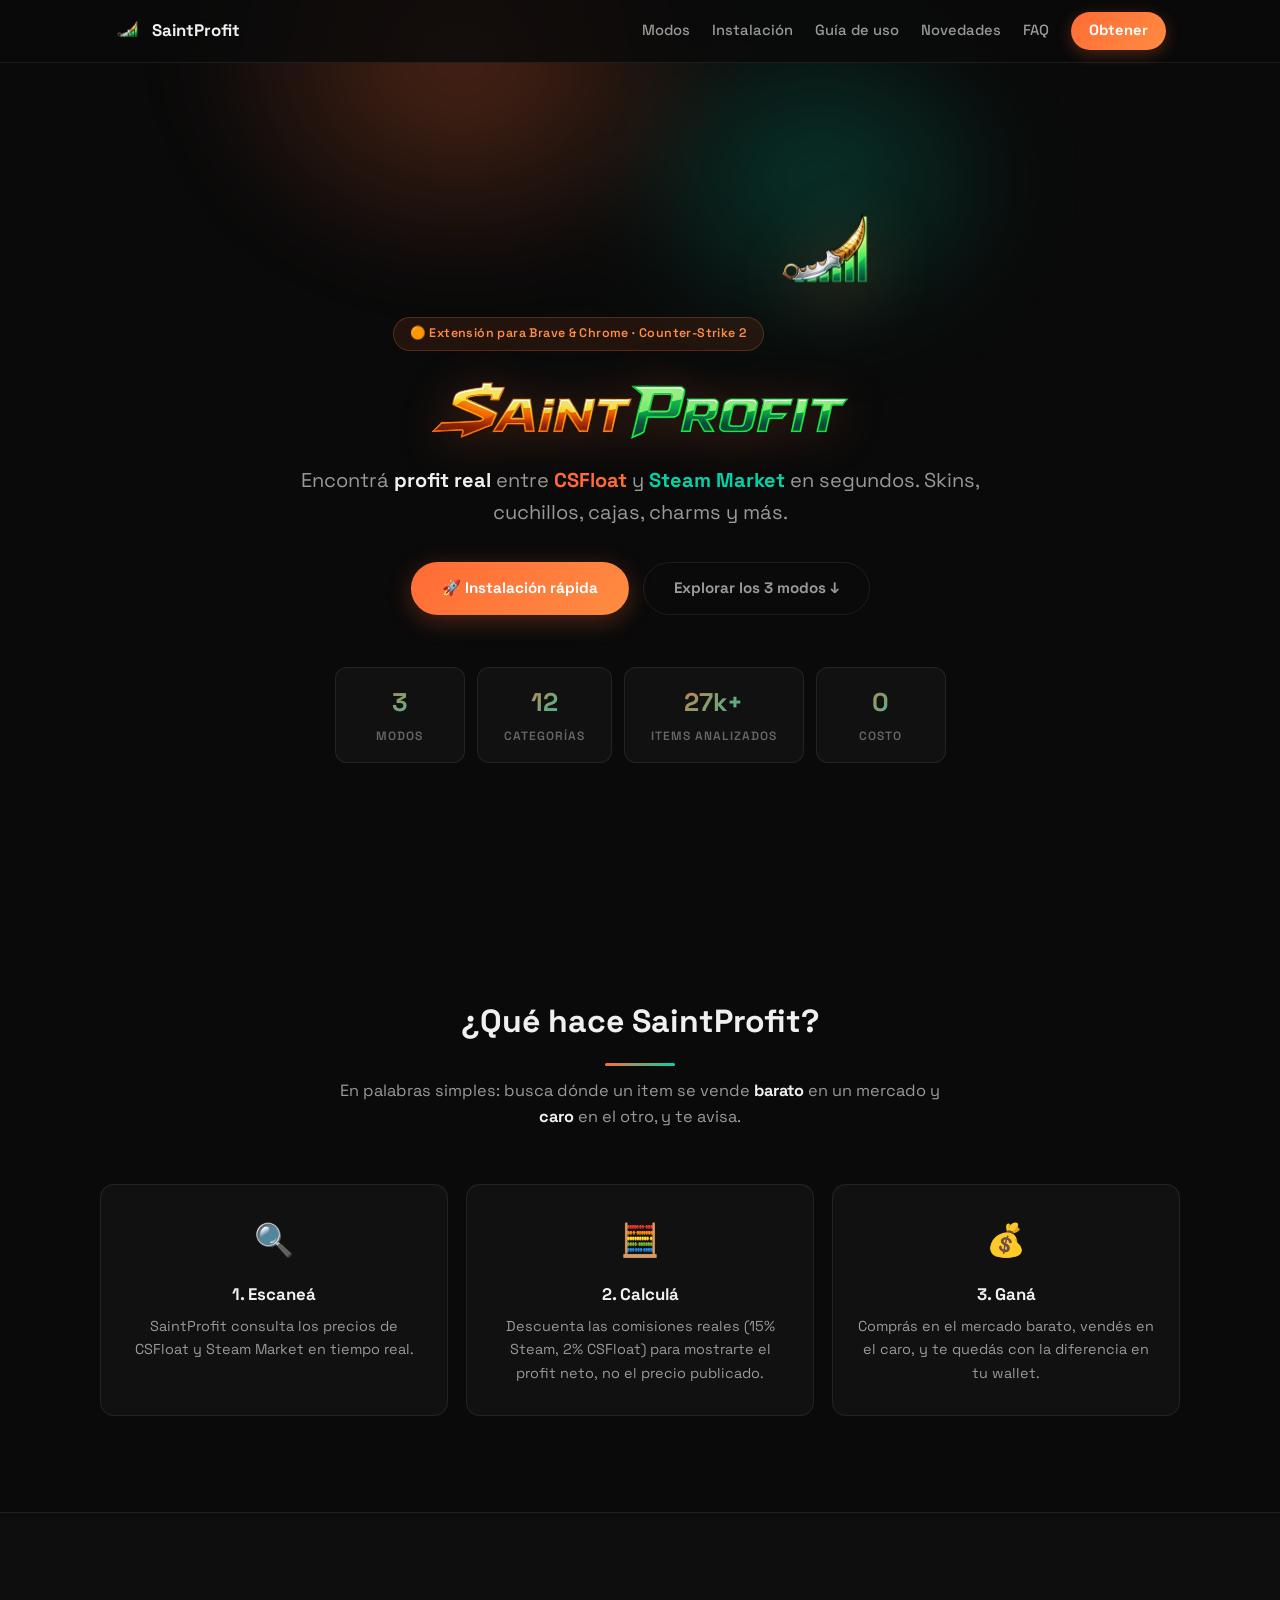
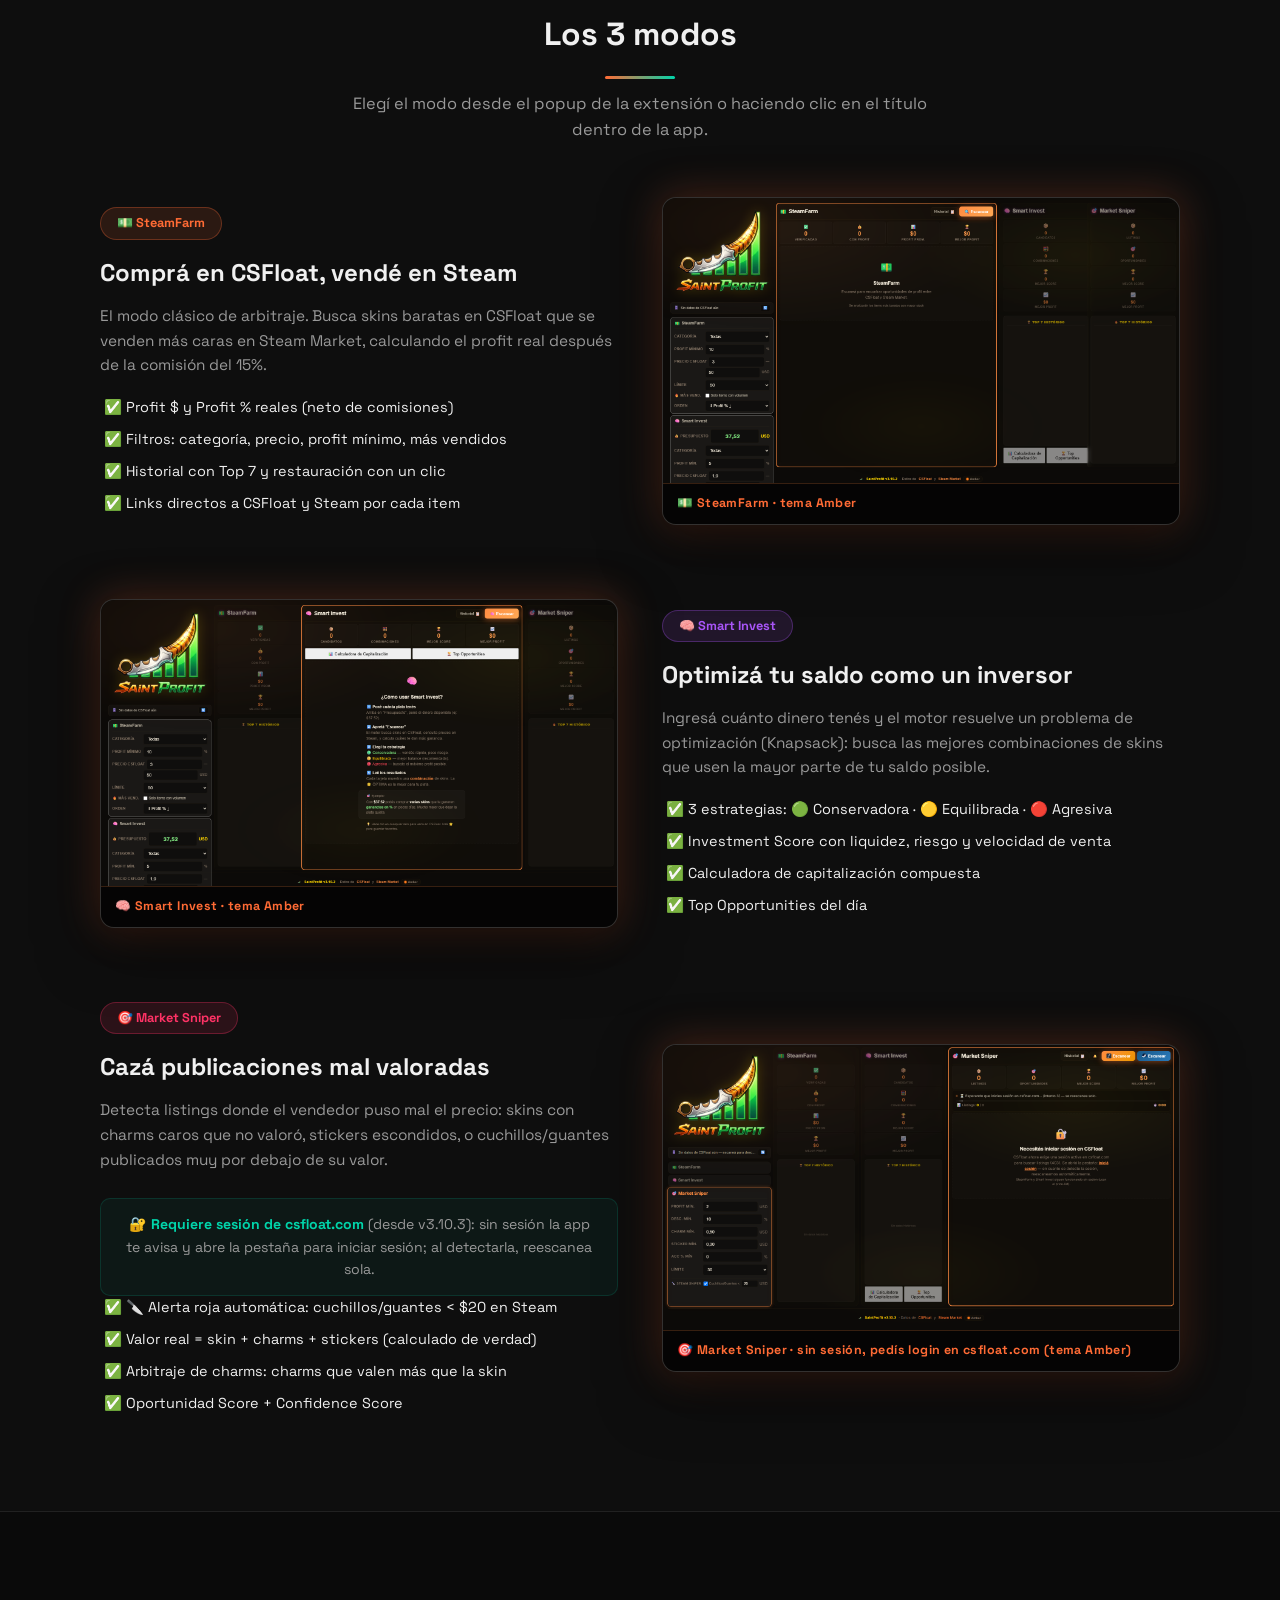
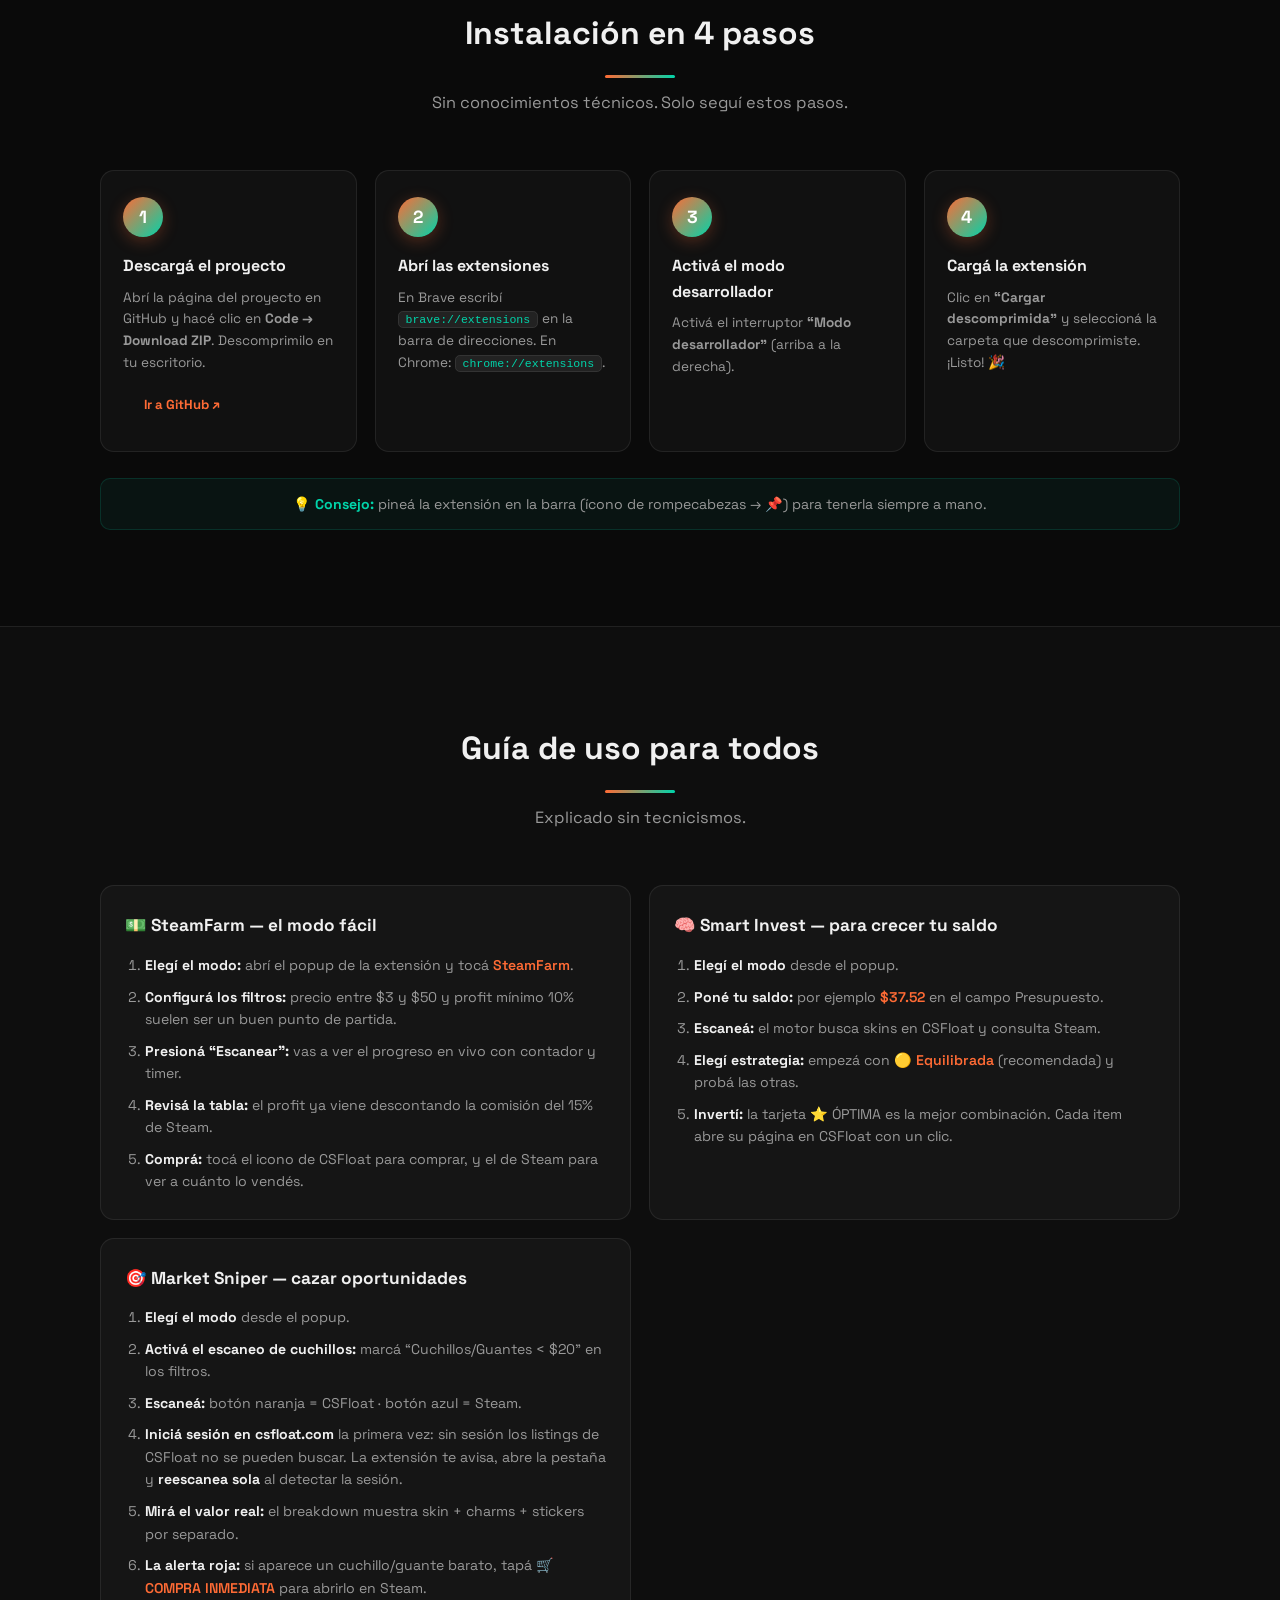
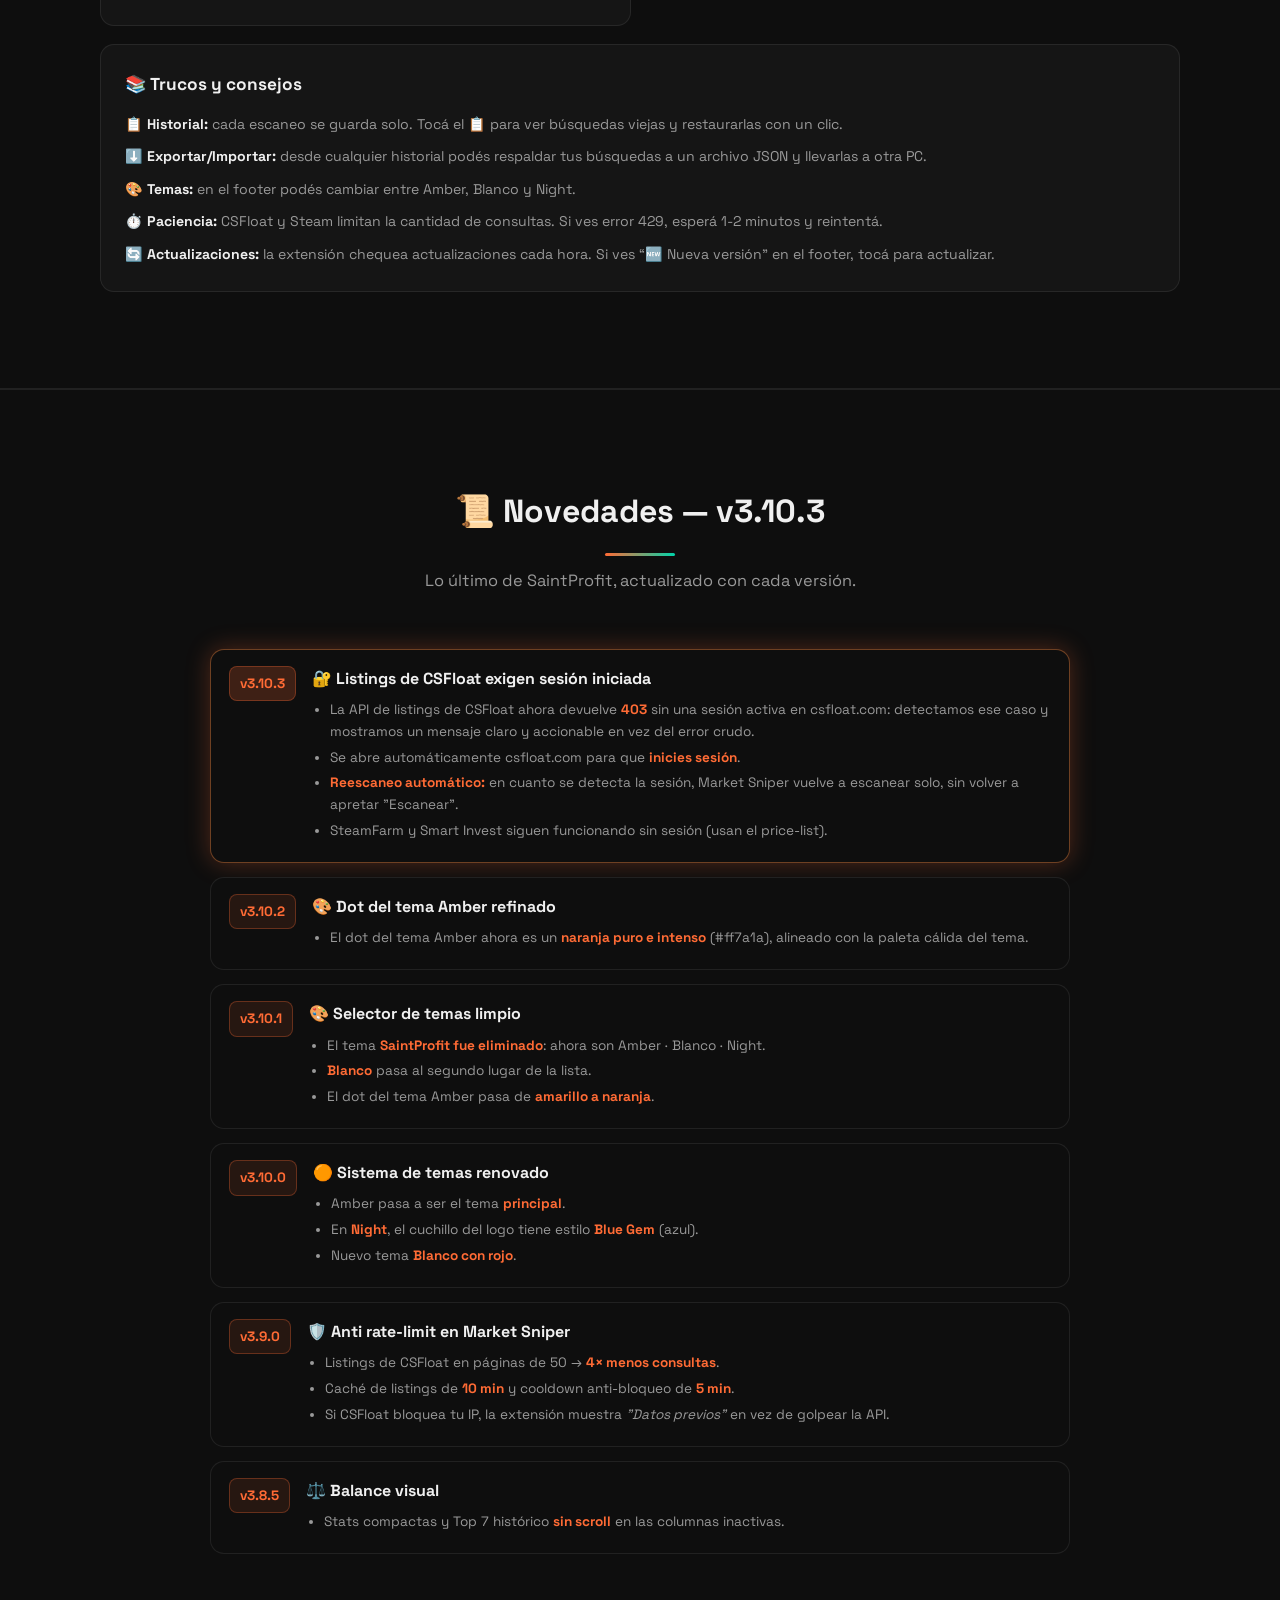
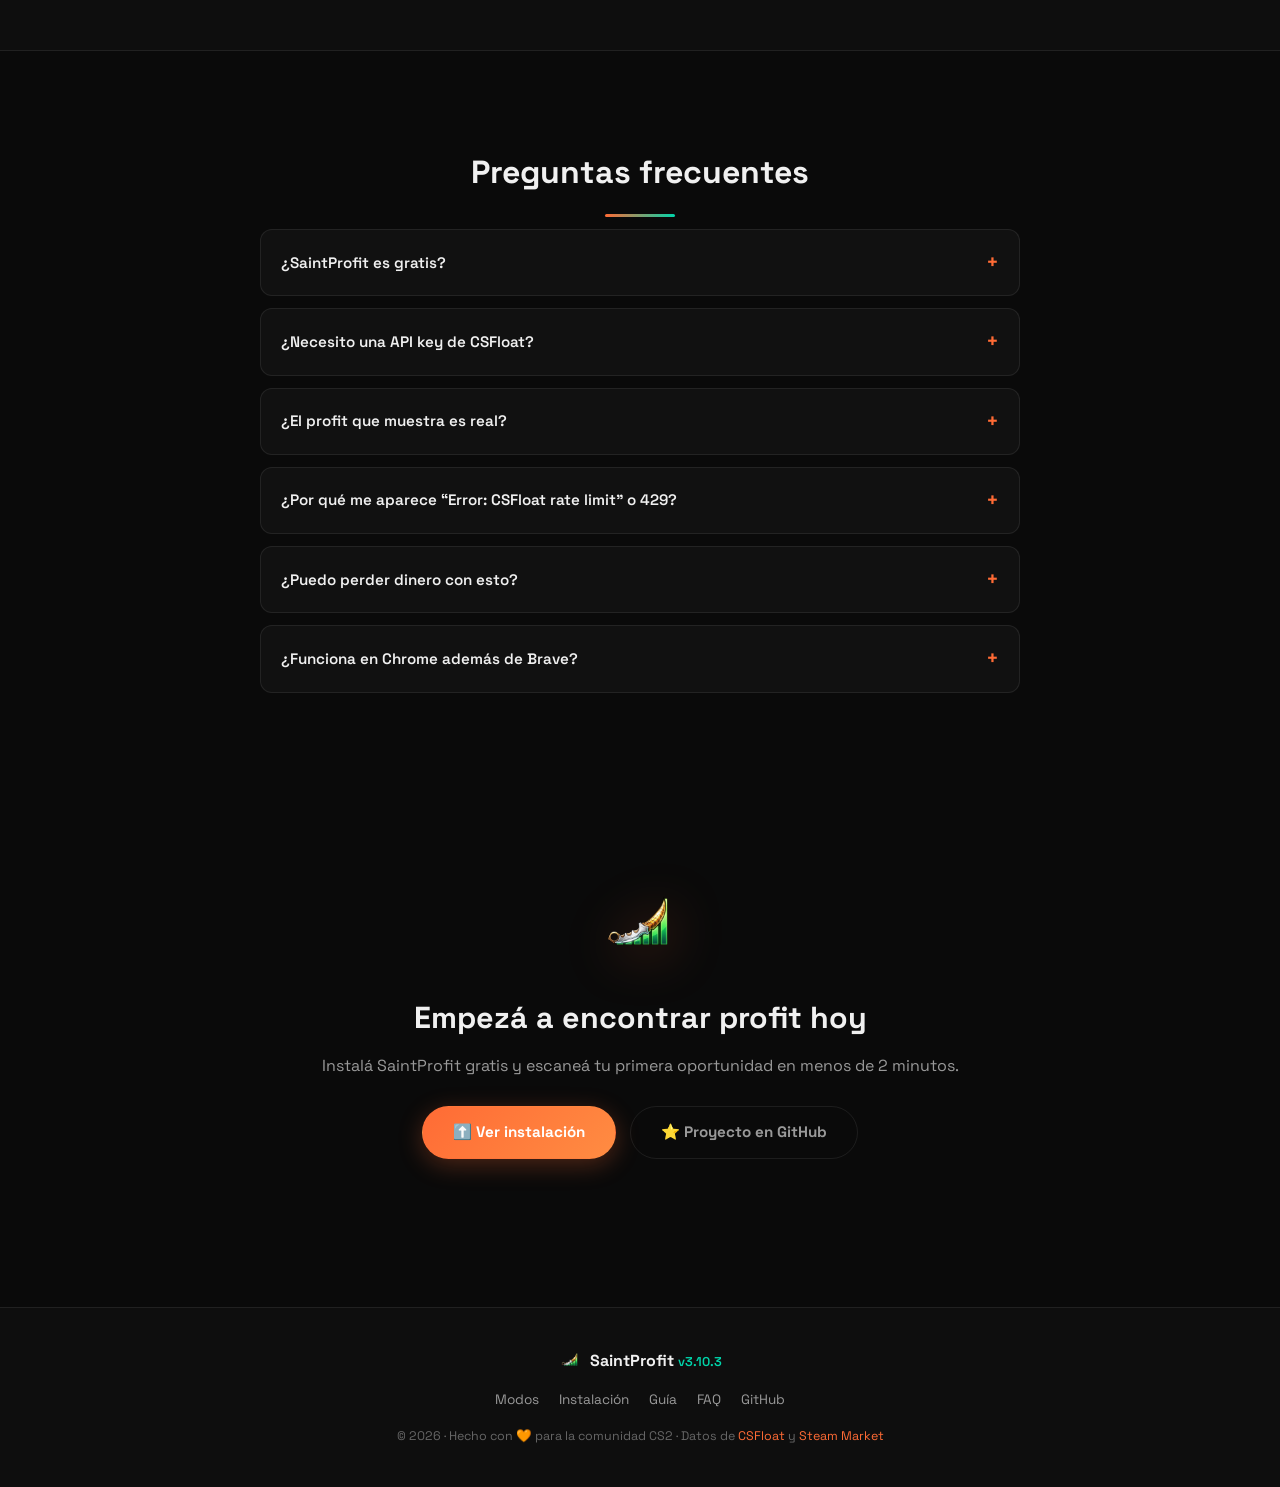
<file: docs/index.html>
<!DOCTYPE html>
<html lang="es">
<head>
  <meta charset="UTF-8">
  <meta name="viewport" content="width=device-width, initial-scale=1.0">
  <title>SaintProfit — Arbitraje CS2 entre CSFloat y Steam Market</title>
  <meta name="description" content="SaintProfit: extensión de navegador que encuentra oportunidades de arbitraje de precios en Counter-Strike 2 entre CSFloat y Steam Market.">
  <link rel="icon" type="image/png" href="assets/logo.png">
  <link rel="preconnect" href="https://fonts.googleapis.com">
  <link rel="preconnect" href="https://fonts.gstatic.com" crossorigin>
  <link href="https://fonts.googleapis.com/css2?family=Space+Grotesk:wght@300;400;500;600;700&display=swap" rel="stylesheet">
  <link rel="stylesheet" href="css/styles.css">
</head>
<body>

  <!-- ===================== NAV ===================== -->
  <nav class="site-nav" id="siteNav">
    <div class="nav-inner">
      <a href="#top" class="nav-brand">
        <img src="assets/logo.png" alt="SaintProfit" class="nav-logo">
        <span>SaintProfit</span>
      </a>
      <button class="nav-toggle" id="navToggle" aria-label="Menú">☰</button>
      <div class="nav-links" id="navLinks">
        <a href="#modos">Modos</a>
        <a href="#instalacion">Instalación</a>
        <a href="#guia">Guía de uso</a>
        <a href="#changelog">Novedades</a>
        <a href="#faq">FAQ</a>
        <a href="#descargar" class="nav-cta">Obtener</a>
      </div>
    </div>
  </nav>

  <!-- ===================== HERO ===================== -->
  <header class="hero" id="top">
    <div class="hero-glow"></div>
    <div class="hero-inner">
      <div class="hero-badge">🟠 Extensión para Brave & Chrome · Counter-Strike 2</div>
      <img src="assets/logo.png" alt="SaintProfit logo" class="hero-logo">
      <img src="assets/lettering.png" alt="SaintProfit lettering" class="hero-lettering">
      <p class="hero-tagline">
        Encontrá <strong>profit real</strong> entre <span class="t-cs">CSFloat</span> y
        <span class="t-steam">Steam Market</span> en segundos. Skins, cuchillos, cajas, charms y más.
      </p>
      <div class="hero-actions">
        <a href="#instalacion" class="btn btn-primary">🚀 Instalación rápida</a>
        <a href="#modos" class="btn btn-ghost">Explorar los 3 modos ↓</a>
      </div>
      <div class="hero-stats">
        <div class="hero-stat"><strong>3</strong><span>Modos</span></div>
        <div class="hero-stat"><strong>12</strong><span>Categorías</span></div>
        <div class="hero-stat"><strong>27k+</strong><span>Items analizados</span></div>
        <div class="hero-stat"><strong>0</strong><span>Costo</span></div>
      </div>
    </div>
  </header>

  <!-- ===================== QUÉ ES ===================== -->
  <section class="section" id="que-es">
    <div class="container">
      <h2 class="section-title">¿Qué hace SaintProfit?</h2>
      <p class="section-sub">En palabras simples: busca dónde un item se vende <strong>barato</strong> en un mercado y <strong>caro</strong> en el otro, y te avisa.</p>
      <div class="how-grid">
        <div class="how-card">
          <span class="how-icon">🔍</span>
          <h3>1. Escaneá</h3>
          <p>SaintProfit consulta los precios de CSFloat y Steam Market en tiempo real.</p>
        </div>
        <div class="how-card">
          <span class="how-icon">🧮</span>
          <h3>2. Calculá</h3>
          <p>Descuenta las comisiones reales (15% Steam, 2% CSFloat) para mostrarte el profit neto, no el precio publicado.</p>
        </div>
        <div class="how-card">
          <span class="how-icon">💰</span>
          <h3>3. Ganá</h3>
          <p>Comprás en el mercado barato, vendés en el caro, y te quedás con la diferencia en tu wallet.</p>
        </div>
      </div>
    </div>
  </section>

  <!-- ===================== MODOS ===================== -->
  <section class="section section-dark" id="modos">
    <div class="container">
      <h2 class="section-title">Los 3 modos</h2>
      <p class="section-sub">Elegí el modo desde el popup de la extensión o haciendo clic en el título dentro de la app.</p>

      <!-- ===== MODO 1: STEAMFARM ===== -->
      <div class="mode-block" id="modo-steamfarm">
        <div class="mode-text">
          <span class="mode-chip chip-orange">💵 SteamFarm</span>
          <h3>Comprá en CSFloat, vendé en Steam</h3>
          <p>El modo clásico de arbitraje. Busca skins baratas en CSFloat que se venden más caras en Steam Market, calculando el profit real después de la comisión del 15%.</p>
          <ul class="mode-points">
            <li>✅ Profit $ y Profit % reales (neto de comisiones)</li>
            <li>✅ Filtros: categoría, precio, profit mínimo, más vendidos</li>
            <li>✅ Historial con Top 7 y restauración con un clic</li>
            <li>✅ Links directos a CSFloat y Steam por cada item</li>
          </ul>
        </div>
        <div class="screenshot">
          <img src="assets/screenshots/mode-profit.png" alt="Captura del modo SteamFarm con el tema Amber" loading="lazy">
          <span class="shot-caption">💵 SteamFarm · tema Amber</span>
        </div>
      </div>

      <!-- ===== MODO 2: SMART INVEST ===== -->
      <div class="mode-block mode-block-reverse" id="modo-invest">
        <div class="mode-text">
          <span class="mode-chip chip-violet">🧠 Smart Invest</span>
          <h3>Optimizá tu saldo como un inversor</h3>
          <p>Ingresá cuánto dinero tenés y el motor resuelve un problema de optimización (Knapsack): busca las mejores combinaciones de skins que usen la mayor parte de tu saldo posible.</p>
          <ul class="mode-points">
            <li>✅ 3 estrategias: 🟢 Conservadora · 🟡 Equilibrada · 🔴 Agresiva</li>
            <li>✅ Investment Score con liquidez, riesgo y velocidad de venta</li>
            <li>✅ Calculadora de capitalización compuesta</li>
            <li>✅ Top Opportunities del día</li>
          </ul>
        </div>
        <div class="screenshot">
          <img src="assets/screenshots/mode-invest.png" alt="Captura del modo Smart Invest con el tema Amber" loading="lazy">
          <span class="shot-caption">🧠 Smart Invest · tema Amber</span>
        </div>
      </div>

      <!-- ===== MODO 3: MARKET SNIPER ===== -->
      <div class="mode-block" id="modo-sniper">
        <div class="mode-text">
          <span class="mode-chip chip-red">🎯 Market Sniper</span>
          <h3>Cazá publicaciones mal valoradas</h3>
          <p>Detecta listings donde el vendedor puso mal el precio: skins con charms caros que no valoró, stickers escondidos, o cuchillos/guantes publicados muy por debajo de su valor.</p>
          <div class="note">🔐 <strong>Requiere sesión de csfloat.com</strong> (desde v3.10.3): sin sesión la app te avisa y abre la pestaña para iniciar sesión; al detectarla, reescanea sola.</div>
          <ul class="mode-points">
            <li>✅ 🔪 Alerta roja automática: cuchillos/guantes &lt; $20 en Steam</li>
            <li>✅ Valor real = skin + charms + stickers (calculado de verdad)</li>
            <li>✅ Arbitraje de charms: charms que valen más que la skin</li>
            <li>✅ Oportunidad Score + Confidence Score</li>
          </ul>
        </div>
        <div class="screenshot">
          <img src="assets/screenshots/mode-sniper.png" alt="Captura del modo Market Sniper pidiendo sesión de csfloat.com (tema Amber)" loading="lazy">
          <span class="shot-caption">🎯 Market Sniper · sin sesión, pedís login en csfloat.com (tema Amber)</span>
        </div>
      </div>
    </div>
  </section>

  <!-- ===================== INSTALACIÓN ===================== -->
  <section class="section" id="instalacion">
    <div class="container">
      <h2 class="section-title">Instalación en 4 pasos</h2>
      <p class="section-sub">Sin conocimientos técnicos. Solo seguí estos pasos.</p>
      <div class="steps">
        <div class="step">
          <span class="step-num">1</span>
          <h3>Descargá el proyecto</h3>
          <p>Abrí la página del proyecto en GitHub y hacé clic en <strong>Code → Download ZIP</strong>. Descomprimilo en tu escritorio.</p>
          <a class="btn btn-small" href="https://github.com/marianojsc21/cs-arbitrage-extension" target="_blank" rel="noopener">Ir a GitHub ↗</a>
        </div>
        <div class="step">
          <span class="step-num">2</span>
          <h3>Abrí las extensiones</h3>
          <p>En Brave escribí <code>brave://extensions</code> en la barra de direcciones. En Chrome: <code>chrome://extensions</code>.</p>
        </div>
        <div class="step">
          <span class="step-num">3</span>
          <h3>Activá el modo desarrollador</h3>
          <p>Activá el interruptor <strong>“Modo desarrollador”</strong> (arriba a la derecha).</p>
        </div>
        <div class="step">
          <span class="step-num">4</span>
          <h3>Cargá la extensión</h3>
          <p>Clic en <strong>“Cargar descomprimida”</strong> y seleccioná la carpeta que descomprimiste. ¡Listo! 🎉</p>
        </div>
      </div>
      <div class="note">
        💡 <strong>Consejo:</strong> pineá la extensión en la barra (ícono de rompecabezas → 📌) para tenerla siempre a mano.
      </div>
    </div>
  </section>

  <!-- ===================== GUÍA ===================== -->
  <section class="section section-dark" id="guia">
    <div class="container">
      <h2 class="section-title">Guía de uso para todos</h2>
      <p class="section-sub">Explicado sin tecnicismos.</p>

      <div class="guide-grid">
        <div class="guide-card">
          <h3>💵 SteamFarm — el modo fácil</h3>
          <ol>
            <li><strong>Elegí el modo:</strong> abrí el popup de la extensión y tocá <em>SteamFarm</em>.</li>
            <li><strong>Configurá los filtros:</strong> precio entre $3 y $50 y profit mínimo 10% suelen ser un buen punto de partida.</li>
            <li><strong>Presioná “Escanear”:</strong> vas a ver el progreso en vivo con contador y timer.</li>
            <li><strong>Revisá la tabla:</strong> el profit ya viene descontando la comisión del 15% de Steam.</li>
            <li><strong>Comprá:</strong> tocá el icono de CSFloat para comprar, y el de Steam para ver a cuánto lo vendés.</li>
          </ol>
        </div>

        <div class="guide-card">
          <h3>🧠 Smart Invest — para crecer tu saldo</h3>
          <ol>
            <li><strong>Elegí el modo</strong> desde el popup.</li>
            <li><strong>Poné tu saldo:</strong> por ejemplo <em>$37.52</em> en el campo Presupuesto.</li>
            <li><strong>Escaneá:</strong> el motor busca skins en CSFloat y consulta Steam.</li>
            <li><strong>Elegí estrategia:</strong> empezá con 🟡 <em>Equilibrada</em> (recomendada) y probá las otras.</li>
            <li><strong>Invertí:</strong> la tarjeta ⭐ ÓPTIMA es la mejor combinación. Cada item abre su página en CSFloat con un clic.</li>
          </ol>
        </div>

        <div class="guide-card">
          <h3>🎯 Market Sniper — cazar oportunidades</h3>
          <ol>
            <li><strong>Elegí el modo</strong> desde el popup.</li>
            <li><strong>Activá el escaneo de cuchillos:</strong> marcá “Cuchillos/Guantes &lt; $20” en los filtros.</li>
            <li><strong>Escaneá:</strong> botón naranja = CSFloat · botón azul = Steam.</li>
            <li><strong>Iniciá sesión en csfloat.com</strong> la primera vez: sin sesión los listings de CSFloat no se pueden buscar. La extensión te avisa, abre la pestaña y <strong>reescanea sola</strong> al detectar la sesión.</li>
            <li><strong>Mirá el valor real:</strong> el breakdown muestra skin + charms + stickers por separado.</li>
            <li><strong>La alerta roja:</strong> si aparece un cuchillo/guante barato, tapá <em>🛒 COMPRA INMEDIATA</em> para abrirlo en Steam.</li>
          </ol>
        </div>

        <div class="guide-card guide-card-wide">
          <h3>📚 Trucos y consejos</h3>
          <ul>
            <li>📋 <strong>Historial:</strong> cada escaneo se guarda solo. Tocá el 📋 para ver búsquedas viejas y restaurarlas con un clic.</li>
            <li>⬇️ <strong>Exportar/Importar:</strong> desde cualquier historial podés respaldar tus búsquedas a un archivo JSON y llevarlas a otra PC.</li>
            <li>🎨 <strong>Temas:</strong> en el footer podés cambiar entre Amber, Blanco y Night.</li>
            <li>⏱️ <strong>Paciencia:</strong> CSFloat y Steam limitan la cantidad de consultas. Si ves error 429, esperá 1-2 minutos y reintentá.</li>
            <li>🔄 <strong>Actualizaciones:</strong> la extensión chequea actualizaciones cada hora. Si ves “🆕 Nueva versión” en el footer, tocá para actualizar.</li>
          </ul>
        </div>
      </div>
    </div>
  </section>

  <!-- ===================== CHANGELOG ===================== -->
  <section class="section section-dark" id="changelog">
    <div class="container">
      <h2 class="section-title">📜 Novedades — v3.10.3</h2>
      <p class="section-sub">Lo último de SaintProfit, actualizado con cada versión.</p>

      <div class="changelog-list">
        <div class="changelog-item current">
          <span class="changelog-ver">v3.10.3</span>
          <div class="changelog-body">
            <h3>🔐 Listings de CSFloat exigen sesión iniciada</h3>
            <ul>
              <li>La API de listings de CSFloat ahora devuelve <strong>403</strong> sin una sesión activa en csfloat.com: detectamos ese caso y mostramos un mensaje claro y accionable en vez del error crudo.</li>
              <li>Se abre automáticamente csfloat.com para que <strong>inicies sesión</strong>.</li>
              <li><strong>Reescaneo automático:</strong> en cuanto se detecta la sesión, Market Sniper vuelve a escanear solo, sin volver a apretar "Escanear".</li>
              <li>SteamFarm y Smart Invest siguen funcionando sin sesión (usan el price-list).</li>
            </ul>
          </div>
        </div>

        <div class="changelog-item">
          <span class="changelog-ver">v3.10.2</span>
          <div class="changelog-body">
            <h3>🎨 Dot del tema Amber refinado</h3>
            <ul>
              <li>El dot del tema Amber ahora es un <strong>naranja puro e intenso</strong> (#ff7a1a), alineado con la paleta cálida del tema.</li>
            </ul>
          </div>
        </div>

        <div class="changelog-item">
          <span class="changelog-ver">v3.10.1</span>
          <div class="changelog-body">
            <h3>🎨 Selector de temas limpio</h3>
            <ul>
              <li>El tema <strong>SaintProfit fue eliminado</strong>: ahora son Amber · Blanco · Night.</li>
              <li><strong>Blanco</strong> pasa al segundo lugar de la lista.</li>
              <li>El dot del tema Amber pasa de <strong>amarillo a naranja</strong>.</li>
            </ul>
          </div>
        </div>

        <div class="changelog-item">
          <span class="changelog-ver">v3.10.0</span>
          <div class="changelog-body">
            <h3>🟠 Sistema de temas renovado</h3>
            <ul>
              <li>Amber pasa a ser el tema <strong>principal</strong>.</li>
              <li>En <strong>Night</strong>, el cuchillo del logo tiene estilo <strong>Blue Gem</strong> (azul).</li>
              <li>Nuevo tema <strong>Blanco con rojo</strong>.</li>
            </ul>
          </div>
        </div>

        <div class="changelog-item">
          <span class="changelog-ver">v3.9.0</span>
          <div class="changelog-body">
            <h3>🛡️ Anti rate-limit en Market Sniper</h3>
            <ul>
              <li>Listings de CSFloat en páginas de 50 → <strong>4× menos consultas</strong>.</li>
              <li>Caché de listings de <strong>10 min</strong> y cooldown anti-bloqueo de <strong>5 min</strong>.</li>
              <li>Si CSFloat bloquea tu IP, la extensión muestra <em>"Datos previos"</em> en vez de golpear la API.</li>
            </ul>
          </div>
        </div>

        <div class="changelog-item">
          <span class="changelog-ver">v3.8.5</span>
          <div class="changelog-body">
            <h3>⚖️ Balance visual</h3>
            <ul>
              <li>Stats compactas y Top 7 histórico <strong>sin scroll</strong> en las columnas inactivas.</li>
            </ul>
          </div>
        </div>
      </div>
    </div>
  </section>

  <!-- ===================== FAQ ===================== -->
  <section class="section" id="faq">
    <div class="container">
      <h2 class="section-title">Preguntas frecuentes</h2>
      <div class="faq-list">
        <details class="faq-item">
          <summary>¿SaintProfit es gratis?</summary>
          <p>Sí, 100% gratis y de código abierto. No hay versiones pagas ni cuentas premium.</p>
        </details>
        <details class="faq-item">
          <summary>¿Necesito una API key de CSFloat?</summary>
          <p>No. SaintProfit usa los endpoints públicos de CSFloat y Steam Market directamente desde tu navegador.</p>
        </details>
        <details class="faq-item">
          <summary>¿El profit que muestra es real?</summary>
          <p>El profit ya viene neto de comisiones: se descuenta el 15% de Steam y el 2% de CSFloat. Los precios pueden variar entre que escaneás y comprás, así que tomalo como una estimación muy cercana.</p>
        </details>
        <details class="faq-item">
          <summary>¿Por qué me aparece “Error: CSFloat rate limit” o 429?</summary>
          <p>CSFloat limita cuántas consultas podés hacer por minuto. Esperá 30-60 segundos, bajá el límite de listings en los filtros, y reintentá. La extensión ya espera entre lote y lote para evitarlo.</p>
        </details>
        <details class="faq-item">
          <summary>¿Puedo perder dinero con esto?</summary>
          <p>Como en todo arbitraje, el precio de venta puede bajar antes de que vendas. Empezá con items con buen volumen (más vendidos) para minimizar el riesgo.</p>
        </details>
        <details class="faq-item">
          <summary>¿Funciona en Chrome además de Brave?</summary>
          <p>Sí, funciona en Brave y Chrome (y cualquier navegador basado en Chromium, como Edge).</p>
        </details>
      </div>
    </div>
  </section>

  <!-- ===================== CTA FINAL ===================== -->
  <section class="section cta-section" id="descargar">
    <div class="container">
      <img src="assets/logo.png" alt="" class="cta-logo">
      <h2>Empezá a encontrar profit hoy</h2>
      <p>Instalá SaintProfit gratis y escaneá tu primera oportunidad en menos de 2 minutos.</p>
      <div class="hero-actions">
        <a href="#instalacion" class="btn btn-primary">⬆️ Ver instalación</a>
        <a href="https://github.com/marianojsc21/cs-arbitrage-extension" class="btn btn-ghost" target="_blank" rel="noopener">⭐ Proyecto en GitHub</a>
      </div>
    </div>
  </section>

  <!-- ===================== FOOTER ===================== -->
  <footer class="site-footer">
    <div class="footer-inner">
      <div class="footer-brand">
        <img src="assets/logo.png" alt="" class="footer-logo">
        <span>SaintProfit <span class="footer-ver">v3.10.3</span></span>
      </div>
      <div class="footer-links">
        <a href="#modos">Modos</a>
        <a href="#instalacion">Instalación</a>
        <a href="#guia">Guía</a>
        <a href="#faq">FAQ</a>
        <a href="https://github.com/marianojsc21/cs-arbitrage-extension" target="_blank" rel="noopener">GitHub</a>
      </div>
      <p class="footer-note">© <span id="footerYear"></span> · Hecho con 🧡 para la comunidad CS2 · Datos de <a href="https://csfloat.com" target="_blank" rel="noopener">CSFloat</a> y <a href="https://steamcommunity.com/market" target="_blank" rel="noopener">Steam Market</a></p>
    </div>
  </footer>

  <script src="js/main.js"></script>
</body>
</html>
</file>
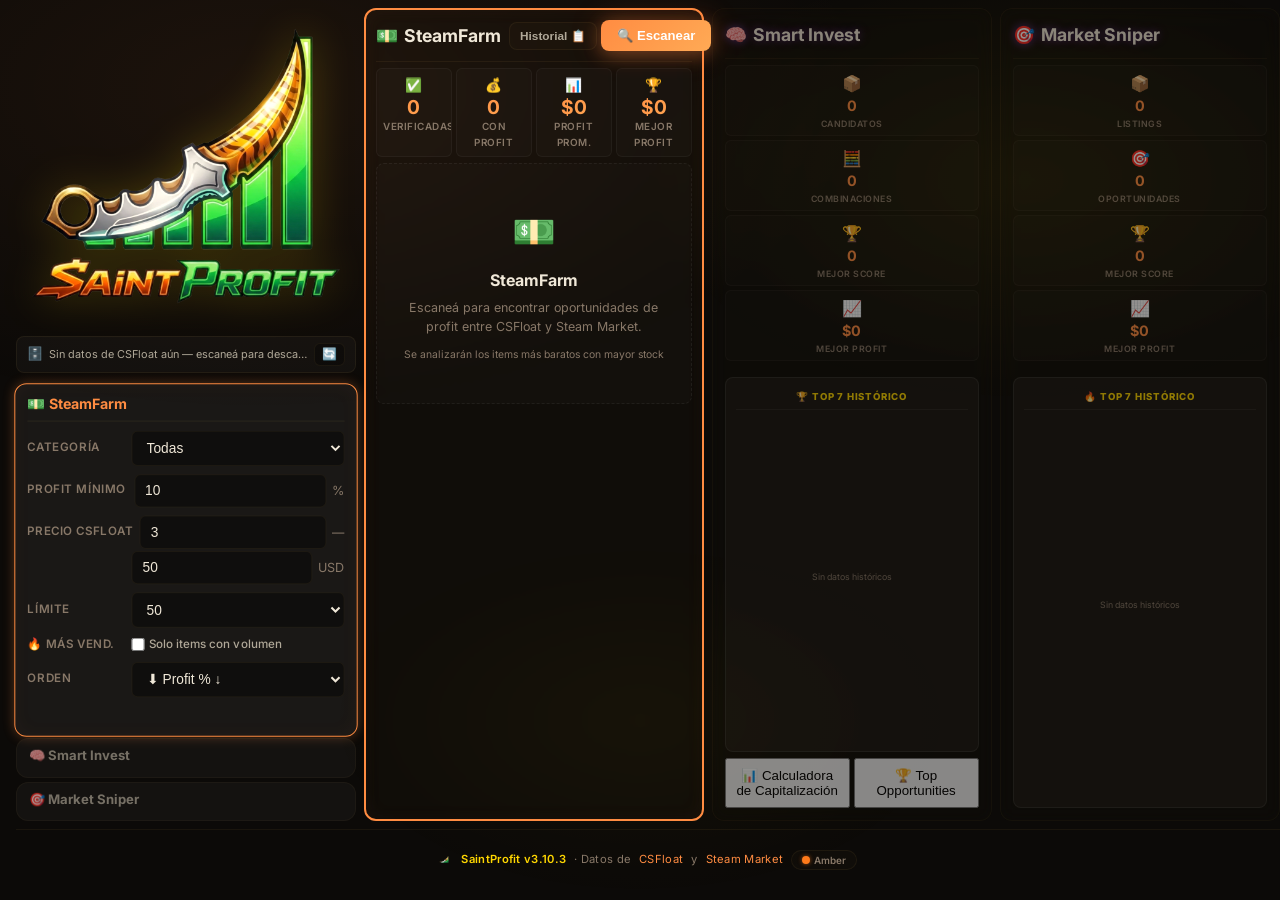
<file: app.html>
<!DOCTYPE html>
<html lang="es">
<head>
  <meta charset="UTF-8">
  <meta name="viewport" content="width=device-width, initial-scale=1.0">
  <title>SaintProfit — Profit Finder</title>
  <style>
    @import url('https://fonts.googleapis.com/css2?family=Inter:wght@400;500;600;700;800&display=swap');

    /* ===== RESET & BASE ===== */
    *, *::before, *::after { margin: 0; padding: 0; box-sizing: border-box; }

    :root {
      --bg-primary: #0a0a0a;
      --bg-secondary: #111;
      --bg-card: rgba(255,255,255,0.03);
      --bg-card-hover: rgba(255,255,255,0.06);
      --border: rgba(255,255,255,0.08);
      --border-hover: rgba(255,255,255,0.15);
      --text-primary: #f0f0f0;
      --text-secondary: #999;
      --text-muted: #666;
      --accent-1: #ff6b35;
      --accent-2: #ff8c42;
      --accent-3: #00d4aa;
      --profit-green: #00d4aa;
      --profit-yellow: #ffcc00;
      --profit-orange: #ff8800;
      --profit-red: #ff3366;
      --glow-orange: rgba(255,107,53,0.3);
      --glow-aqua: rgba(0,212,170,0.3);
      --bg-glow-1: rgba(255,107,53,0.08);
      --bg-glow-2: rgba(0,212,170,0.06);
      --bg-glow-3: rgba(0,212,170,0.04);
      --radius: 12px;
      --radius-sm: 8px;
      --transition: 0.25s cubic-bezier(0.4, 0, 0.2, 1);
    }

    /* ===== NIGHT THEME ===== */
    [data-theme="night"] {
      --bg-primary: #000000;
      --bg-secondary: #050505;
      --bg-card: rgba(120,80,255,0.02);
      --bg-card-hover: rgba(120,80,255,0.045);
      --border: rgba(120,80,255,0.08);
      --border-hover: rgba(120,80,255,0.15);
      --text-primary: #e0ddf0;
      --text-secondary: #9990b8;
      --text-muted: #665588;
      --accent-1: #8b5cf6;
      --accent-2: #a78bfa;
      --accent-3: #6366f1;
      --profit-green: #34d399;
      --profit-yellow: #eabb00;
      --profit-orange: #dd7700;
      --profit-red: #f472b6;
      --glow-orange: rgba(139,92,246,0.3);
      --glow-aqua: rgba(99,102,241,0.25);
      --bg-glow-1: rgba(139,92,246,0.08);
      --bg-glow-2: rgba(99,102,241,0.06);
      --bg-glow-3: rgba(99,102,241,0.03);
    }

    [data-theme="night"] .mode-col.active {
      box-shadow: inset 0 0 25px rgba(139,92,246,0.05);
    }

    [data-theme="night"] .filter-card-active {
      box-shadow: 0 0 14px var(--glow-orange), inset 0 0 25px rgba(139,92,246,0.05);
    }

    [data-theme="night"] .brand-col .brand-image {
      /* Cuchillo estilo Blue Gem (Case Hardened azul): tono azul profundo +
         saturación alta + brillo metálico cian */
      filter: drop-shadow(0 0 24px rgba(56,189,248,0.45)) hue-rotate(200deg) saturate(1.7) brightness(1.15) contrast(1.05);
    }

    [data-theme="night"] .mode-col.inactive {
      opacity: 0.45;
    }

    [data-theme="night"] .mode-stats .stat-value {
      background: linear-gradient(135deg, var(--accent-2), var(--accent-3));
      -webkit-background-clip: text;
      -webkit-text-fill-color: transparent;
      background-clip: text;
    }

    [data-theme="night"] .mode-col.inactive .mode-stats .stat-value {
      -webkit-text-fill-color: currentColor;
      background: none;
      color: var(--accent-1);
    }

    [data-theme="night"] .diff-badge.ideal {
      background: rgba(167,139,250,0.15);
      color: #c4b5fd;
      box-shadow: 0 0 10px rgba(167,139,250,0.2);
    }

    [data-theme="night"] .profit-high .profit-badge {
      box-shadow: 0 0 6px rgba(52,211,153,0.15);
    }

    [data-theme="night"] .mode-col .historical-top5 .ht5-header {
      color: var(--accent-2);
    }

    [data-theme="night"] .mode-col.inactive .mode-stats .stat-icon {
      color: var(--accent-1);
    }

    [data-theme="night"] .mode-results th:hover {
      background: rgba(139,92,246,0.08);
    }

    [data-theme="night"] .mode-results tr:hover {
      background: rgba(139,92,246,0.03);
    }

    /* ===== AMBER THEME ===== */
    [data-theme="amber"] {
      --bg-primary: #0c0a08;
      --bg-secondary: #14110e;
      --bg-card: rgba(255,200,100,0.02);
      --bg-card-hover: rgba(255,200,100,0.045);
      --border: rgba(255,200,100,0.06);
      --border-hover: rgba(255,200,100,0.12);
      --text-primary: #f0e8d8;
      --text-secondary: #b0a898;
      --text-muted: #887868;
      --accent-1: #ff8c42;
      --accent-2: #ffaa55;
      --accent-3: #ffd700;
      --profit-green: #7ddf7d;
      --profit-yellow: #eebb00;
      --profit-orange: #ee9900;
      --profit-red: #ee4455;
      --glow-orange: rgba(255,140,66,0.3);
      --glow-aqua: rgba(255,215,0,0.2);
      --bg-glow-1: rgba(255,140,66,0.07);
      --bg-glow-2: rgba(255,215,0,0.05);
      --bg-glow-3: rgba(255,215,0,0.03);
    }

    [data-theme="amber"] .mode-col.active {
      box-shadow: inset 0 0 20px rgba(255,140,66,0.04);
    }

    [data-theme="amber"] .filter-card-active {
      box-shadow: 0 0 12px var(--glow-orange), inset 0 0 20px rgba(255,140,66,0.04);
    }

    [data-theme="amber"] .brand-col .brand-image {
      filter: drop-shadow(0 0 20px rgba(255,215,0,0.2)) sepia(0.15) saturate(1.3);
    }

    [data-theme="amber"] .mode-stats .stat-value {
      background: linear-gradient(135deg, var(--accent-1), var(--accent-2));
      -webkit-background-clip: text;
      -webkit-text-fill-color: transparent;
      background-clip: text;
    }

    [data-theme="amber"] .mode-col.inactive .mode-stats .stat-value {
      -webkit-text-fill-color: currentColor;
      background: none;
      color: var(--accent-1);
    }

    [data-theme="amber"] .diff-badge.ideal {
      background: rgba(255,215,0,0.2);
      color: #ffe44d;
      box-shadow: 0 0 14px rgba(255,215,0,0.35);
    }

    /* ===== WHITE THEME (blanco con detalles rojos) ===== */
    [data-theme="white"] {
      --bg-primary: #f2f2f5;
      --bg-secondary: #ffffff;
      --bg-card: rgba(0,0,0,0.04);
      --bg-card-hover: rgba(0,0,0,0.08);
      --border: rgba(0,0,0,0.14);
      --border-hover: rgba(0,0,0,0.28);
      --text-primary: #16161a;
      --text-secondary: #4a4a52;
      --text-muted: #8a8a94;
      --accent-1: #d92d20;
      --accent-2: #f04438;
      --accent-3: #b42318;
      --profit-green: #039855;
      --profit-yellow: #b54708;
      --profit-orange: #dc6803;
      --profit-red: #d92d20;
      --glow-orange: rgba(217,45,32,0.22);
      --glow-aqua: rgba(217,45,32,0.14);
      --bg-glow-1: rgba(217,45,32,0.06);
      --bg-glow-2: rgba(217,45,32,0.04);
      --bg-glow-3: rgba(217,45,32,0.03);
    }

    [data-theme="white"] ::-webkit-scrollbar-thumb { background: rgba(0,0,0,0.2); }
    [data-theme="white"] ::-webkit-scrollbar-thumb:hover { background: rgba(0,0,0,0.35); }

    [data-theme="white"] .filter-card {
      background: rgba(255,255,255,0.7);
      border: 1.5px solid rgba(0,0,0,0.16);
    }

    [data-theme="white"] .mode-header .btn-primary::before {
      background: linear-gradient(90deg, transparent, rgba(255,255,255,0.55), transparent);
    }

    [data-theme="white"] .mode-stats .stat-card {
      background: rgba(255,255,255,0.65);
      border: 1px solid rgba(0,0,0,0.1);
    }

    [data-theme="white"] .mode-progress .progress-bar {
      background: rgba(0,0,0,0.1);
    }

    [data-theme="white"] .mode-results .empty-state {
      background: rgba(255,255,255,0.6);
      border: 1px dashed rgba(0,0,0,0.18);
    }

    [data-theme="white"] .mode-results th {
      background: rgba(217,45,32,0.06);
    }

    [data-theme="white"] .mode-results th.sorted {
      color: var(--accent-1);
    }

    [data-theme="white"] .mode-results td {
      border-bottom: 1px solid rgba(0,0,0,0.08);
    }

    [data-theme="white"] .mode-col .history-item {
      background: rgba(255,255,255,0.6);
      border: 1px solid rgba(0,0,0,0.1);
    }

    [data-theme="white"] .mode-col.inactive .historical-top5 {
      background: rgba(255,255,255,0.6);
      border: 1px solid rgba(0,0,0,0.12);
    }

    [data-theme="white"] .mode-col.inactive .historical-top5 .ht5-header {
      border-bottom: 1px solid rgba(0,0,0,0.1);
    }

    [data-theme="white"] .mode-col.inactive .historical-top5 .ht5-item {
      background: rgba(255,255,255,0.5);
      border: 1px solid rgba(0,0,0,0.08);
    }

    [data-theme="white"] .mode-col.inactive .historical-top5 .ht5-item:hover {
      background: rgba(217,45,32,0.08);
      border-color: rgba(217,45,32,0.25);
    }

    [data-theme="white"] .mode-col.active {
      border-color: var(--accent-1);
      box-shadow: inset 0 0 25px rgba(217,45,32,0.04);
    }

    [data-theme="white"] .filter-card-active {
      border-color: var(--accent-1) !important;
      box-shadow: 0 0 16px var(--glow-orange), inset 0 0 30px rgba(217,45,32,0.05);
    }

    [data-theme="white"] .brand-col .brand-image {
      filter: drop-shadow(0 0 20px rgba(217,45,32,0.25));
    }

    [data-theme="white"] .mode-stats .stat-value {
      background: linear-gradient(135deg, var(--accent-1), var(--accent-2));
      -webkit-background-clip: text;
      -webkit-text-fill-color: transparent;
      background-clip: text;
    }

    [data-theme="white"] .mode-col.inactive .mode-stats .stat-value {
      -webkit-text-fill-color: currentColor;
      background: none;
      color: var(--accent-1);
    }

    [data-theme="white"] .mode-col.inactive .mode-stats .stat-icon {
      color: var(--accent-1);
    }

    [data-theme="white"] .diff-badge.ideal {
      background: rgba(217,45,32,0.1);
      color: var(--accent-3);
      box-shadow: 0 0 10px rgba(217,45,32,0.2);
    }

    [data-theme="white"] .mode-results th:hover {
      background: rgba(217,45,32,0.1);
    }

    [data-theme="white"] .mode-results tr:hover {
      background: rgba(217,45,32,0.04);
    }

    [data-theme="white"] .mode-col .historical-top5 .ht5-header {
      color: var(--accent-1);
    }

    [data-theme="white"] .inv-combo-card {
      background: rgba(255,255,255,0.7);
      border: 1px solid rgba(0,0,0,0.1);
    }

    [data-theme="white"] .inv-combo-metric {
      background: rgba(0,0,0,0.03);
      border: 1px solid rgba(0,0,0,0.08);
    }

    [data-theme="white"] .inv-combo-item {
      background: rgba(0,0,0,0.02);
    }

    [data-theme="white"] .inv-combo-item:hover {
      background: rgba(217,45,32,0.05);
    }

    [data-theme="white"] .inv-liquidity .star-empty {
      color: rgba(0,0,0,0.2);
    }

    [data-theme="white"] .cache-indicator {
      background: rgba(255,255,255,0.6);
      border-color: rgba(0,0,0,0.1);
    }

    [data-theme="white"] .theme-popup {
      box-shadow: 0 8px 24px rgba(0,0,0,0.18);
    }

    [data-theme="white"] .history-item:hover {
      background: rgba(217,45,32,0.05);
      border-color: rgba(217,45,32,0.18);
    }

    /* Inline white backgrounds in tutorial cards (Smart Invest / Sniper empty states) */
    [data-theme="white"] #invTutorial div[style*="rgba(255,255,255"],
    [data-theme="white"] #snipResultsContainer div[style*="rgba(255,255,255"] {
      background: rgba(255,255,255,0.65) !important;
      border-color: rgba(0,0,0,0.1) !important;
    }

    body {
      font-family: 'Inter', -apple-system, BlinkMacSystemFont, sans-serif;
      font-size: 13.5px;
      line-height: 1.55;
      -webkit-font-smoothing: antialiased;
      -moz-osx-font-smoothing: grayscale;
      background: var(--bg-primary);
      color: var(--text-primary);
      min-height: 100vh;
    }

    /* ===== PAGE ENTRANCE ANIMATION ===== */
    body.page-loading .filter-card {
      opacity: 0;
    }

    body.page-loading .mode-col {
      opacity: 0;
      transform: translateY(12px);
    }

    /* ===== ANIMATED BACKGROUND ===== */
    body::before {
      content: '';
      position: fixed;
      top: 0;
      left: 0;
      right: 0;
      bottom: 0;
      background:
        radial-gradient(ellipse 80% 60% at 20% 10%, var(--bg-glow-1) 0%, transparent 60%),
        radial-gradient(ellipse 60% 50% at 80% 20%, var(--bg-glow-2) 0%, transparent 50%),
        radial-gradient(ellipse 50% 40% at 50% 80%, var(--bg-glow-3) 0%, transparent 50%);
      pointer-events: none;
      z-index: 0;
      transition: background 0.4s ease;
    }

    /* ===== SCROLLBAR ===== */
    ::-webkit-scrollbar { width: 6px; height: 6px; }
    ::-webkit-scrollbar-track { background: transparent; }
    ::-webkit-scrollbar-thumb { background: rgba(255,255,255,0.1); border-radius: 3px; }
    ::-webkit-scrollbar-thumb:hover { background: rgba(255,255,255,0.2); }

    /* ===== DASHBOARD GRID LAYOUT ===== */
    .dashboard {
      position: relative;
      z-index: 1;
      padding: 8px 16px 10px;
      display: grid;
      grid-template-columns: 340px 1fr 1fr 1fr;
      grid-template-rows: auto 1fr auto;
      gap: 8px;

      height: 100dvh;
      transition: grid-template-columns 0.2s ease;
    }

    .dashboard.mode-profit {
      grid-template-columns: 340px 1fr 280px 280px;
    }

    .dashboard.mode-invest {
      grid-template-columns: 340px 280px 1fr 280px;
    }

    .dashboard.mode-sniper {
      grid-template-columns: 340px 280px 280px 1fr;
    }

    /* ===== COLUMN 1: BRAND + FILTERS ===== */
    .brand-col {
      grid-column: 1;
      grid-row: 1;
      text-align: center;
      background: transparent;
      border: none;
      padding: 4px 16px 8px;
    }

    .brand-col .brand-image {
      width: 100%;
      max-width: 320px;
      height: auto;
      display: block;
      margin: 0 auto;
      filter: drop-shadow(0 0 20px var(--glow-aqua));
      cursor: pointer;
    }

    .filters-col {
      grid-column: 1;
      grid-row: 2;
      display: flex;
      flex-direction: column;
      gap: 4px;
      min-height: 0;
    }

    .filter-card {
      background: rgba(255,255,255,0.06);
      border: 1.5px solid rgba(255,255,255,0.45);
      border-radius: var(--radius);
      padding: 8px 12px;
      display: flex;
      flex-direction: column;
      gap: 5px;
      flex: 1;
      transition: all 0.2s cubic-bezier(0.4, 0, 0.2, 1);
    }

    .filter-card:hover { border-color: var(--border-hover); }

    .filter-card .filter-group {
      display: flex;
      flex-direction: row;
      align-items: center;
      gap: 8px;
    }

    /* Price filter: label+min on row 1, max below */
    .filter-card .filter-group.filter-group-price {
      flex-direction: column;
      align-items: stretch;
      gap: 2px;
    }

    .filter-group-price .price-row-1 {
      display: flex;
      flex-direction: row;
      align-items: center;
      gap: 6px;
    }

    .filter-group-price .price-row-1 label {
      min-width: 95px;
      flex-shrink: 0;
      font-size: 0.72rem;
    }

    .filter-group-price .price-row-1 input {
      flex: 1;
      min-width: 0;
      padding: 8px 10px;
    }

    .filter-group-price .price-row-2 {
      display: flex;
      flex-direction: row;
      align-items: center;
      gap: 6px;
      padding-left: 103px;
    }

    .filter-group-price .price-row-2 input {
      flex: 1;
      min-width: 0;
      padding: 8px 10px;
    }

    .filter-card .filter-group label {
      color: var(--text-muted);
      font-size: 0.72rem;
      text-transform: uppercase;
      letter-spacing: 0.5px;
      font-weight: 600;
      min-width: 95px;
      flex-shrink: 0;
    }

    

    .filter-card .filter-group input,
    .filter-card .filter-group select {
      padding: 8px 10px;
      border: 1px solid var(--border);
      border-radius: 6px;
      background: rgba(0,0,0,0.4);
      color: var(--text-primary);
      font-size: 0.85rem;
      font-weight: 500;
      outline: none;
      transition: all var(--transition);
      flex: 1;
      min-width: 0;
    }



    .filter-card .filter-group input:focus,
    .filter-card .filter-group select:focus {
      border-color: var(--accent-1);
      box-shadow: 0 0 0 3px var(--glow-orange);
    }

    .filter-card .filter-row {
      display: flex;
      gap: 6px;
      align-items: center;
      flex: 1;
      min-width: 0;
    }

    .filter-card .filter-row input { flex: 1; min-width: 0; }
    .filter-card .unit {
      color: var(--text-muted);
      font-size: 0.78rem;
    }

    /* ===== MODE COLUMNS ===== */
    .mode-col {
      position: relative;
      background: var(--bg-card);
      border: 1px solid var(--border);
      border-radius: var(--radius);
      padding: 10px;
      backdrop-filter: blur(8px);
      transition: all 0.2s cubic-bezier(0.4, 0, 0.2, 1);
      display: flex;
      flex-direction: column;
      gap: 6px;
      overflow: visible;
      min-height: 0;
    }

    .mode-col:hover { border-color: var(--border-hover); }

    .mode-col.profit-col {
      grid-column: 2;
      grid-row: 1 / 3;
    }

    .mode-col.invest-col {
      grid-column: 3;
      grid-row: 1 / 3;
    }

    .mode-col.sniper-col {
      grid-column: 4;
      grid-row: 1 / 3;
    }

    /* ===== MODE HEADER ===== */
    .mode-header {
      display: flex;
      align-items: center;
      justify-content: space-between;
      gap: 8px;
      padding-bottom: 10px;
      border-bottom: 1px solid var(--border);
      transition: all 0.2s cubic-bezier(0.4, 0, 0.2, 1);
    }

    .mode-header .mode-title {
      font-size: 1.1rem;
      font-weight: 700;
      display: flex;
      align-items: center;
      gap: 6px;
    }

    .mode-header .mode-title .mode-icon {
      font-size: 1.1rem;
      display: inline-block;
      line-height: 1;
      vertical-align: -2px;
    }

    .mode-header .btn-primary {
      padding: 8px 16px;
      border: none;
      border-radius: var(--radius-sm);
      font-size: 0.82rem;
      font-weight: 700;
      cursor: pointer;
      transition: all var(--transition);
      background: linear-gradient(135deg, var(--accent-1), var(--accent-2));
      color: #fff;
      box-shadow: 0 4px 12px var(--glow-orange);
      flex-shrink: 0;
      position: relative;
      overflow: hidden;
      display: inline-flex;
      align-items: center;
      gap: 4px;
    }

    .mode-header .btn-primary::before {
      content: '';
      position: absolute;
      top: 0;
      left: -100%;
      width: 100%;
      height: 100%;
      background: linear-gradient(90deg, transparent, rgba(255,255,255,0.1), transparent);
      transition: left 0.5s;
    }

    .mode-header .btn-primary:hover::before { left: 100%; }

    .mode-header .btn-primary:hover {
      transform: translateY(-1px);
      box-shadow: 0 6px 18px var(--glow-orange);
    }

    .mode-header .btn-primary:active { transform: translateY(0); }
    .mode-header .btn-primary:disabled { opacity: 0.4; cursor: not-allowed; transform: none; box-shadow: none; }

    .scan-btn-icon {
      width: 16px;
      height: 16px;
      object-fit: contain;
      border-radius: 2px;
      flex-shrink: 0;
    }

    .snip-scan-steam {
      margin-left: 2px;
    }

    .snip-scan-cs {
      margin-right: 0;
    }

    .sniper-col .mode-header .btn-primary.snip-scan-cs {
      background: linear-gradient(135deg, var(--accent-1), var(--profit-orange));
    }

    .sniper-col .mode-header .btn-primary.snip-scan-steam {
      background: linear-gradient(135deg, #1a5a8a, #2a7aba);
      box-shadow: 0 4px 12px rgba(26,90,138,0.3);
    }

    .sniper-col .mode-header .btn-primary.snip-scan-steam:hover {
      box-shadow: 0 6px 18px rgba(26,90,138,0.4);
    }

    .sniper-col .mode-header .btn-primary.snip-scan-cs.scanning {
      background: linear-gradient(135deg, var(--accent-2), #cc4400);
    }

    .sniper-col .mode-header .btn-primary.snip-scan-steam.scanning {
      background: linear-gradient(135deg, #2a7aba, #0a3a5a);
    }

    .mode-header .btn-primary.scanning {
      background: linear-gradient(135deg, var(--accent-2), #cc4400);
      box-shadow: 0 4px 12px rgba(255,107,53,0.3);
      animation: pulse-btn 1.5s infinite;
    }

    .mode-header .btn-secondary {
      padding: 6px 10px;
      border: 1px solid var(--border);
      border-radius: var(--radius-sm);
      background: var(--bg-card);
      color: var(--text-secondary);
      cursor: pointer;
      font-size: 0.74rem;
      transition: all var(--transition);
      display: inline-flex;
      align-items: center;
      gap: 4px;
      flex-shrink: 0;
      vertical-align: middle;
    }

    .mode-header .btn-secondary:hover {
      background: var(--bg-card-hover);
      border-color: var(--border-hover);
      color: var(--text-primary);
    }

    .mode-header .profit-badge-count {
      background: var(--accent-1);
      color: #fff;
      border-radius: 10px;
      padding: 1px 6px;
      font-size: 0.6rem;
      display: none;
    }

    /* ===== MODE STATS (mini grid inside column) ===== */
    .mode-stats {
      display: grid;
      grid-template-columns: 1fr 1fr 1fr 1fr;
      gap: 4px;
      transition: all 0.2s cubic-bezier(0.4, 0, 0.2, 1);
    }

    .mode-stats .stat-card {
      background: rgba(255,255,255,0.02);
      border: 1px solid rgba(255,255,255,0.04);
      border-radius: 6px;
      padding: 6px 6px;
      text-align: center;
      transition: all var(--transition);
      position: relative;
      overflow: hidden;
    }

    .mode-stats .stat-card::before {
      content: '';
      position: absolute;
      top: 0;
      left: 0;
      right: 0;
      height: 2px;
      background: linear-gradient(90deg, transparent, var(--accent-3), transparent);
      opacity: 0;
      transition: opacity var(--transition);
    }

    .mode-stats .stat-card:hover {
      border-color: var(--border-hover);
      transform: translateY(-1px);
    }

    .mode-stats .stat-card:hover::before { opacity: 1; }

    .mode-stats .stat-icon {
      font-size: 0.85rem;
      display: block;
      margin-bottom: 1px;
    }

    .mode-stats .stat-value {
      font-size: 1.2rem;
      font-weight: 700;
      background: linear-gradient(135deg, var(--accent-1), var(--accent-2));
      -webkit-background-clip: text;
      -webkit-text-fill-color: transparent;
      background-clip: text;
      line-height: 1.1;
    }

    .mode-stats .stat-value.pulse {
      animation: stat-pulse 0.5s ease-out;
    }

    @keyframes stat-pulse {
      0% { transform: scale(1); }
      50% { transform: scale(1.12); }
      100% { transform: scale(1); }
    }

    .mode-stats .stat-label {
      font-size: 0.62rem;
      color: var(--text-muted);
      text-transform: uppercase;
      letter-spacing: 0.5px;
      font-weight: 600;
      margin-top: 1px;
    }

    /* ===== PROGRESS BAR (inside mode column) ===== */
    .mode-progress {
      display: none;
      background: rgba(0,0,0,0.2);
      border: 1px solid var(--border);
      border-radius: 8px;
      padding: 10px 12px;
      animation: slideDown 0.3s ease-out;
    }

    .mode-progress.show { display: block; }

    @keyframes slideDown {
      from { opacity: 0; transform: translateY(-8px); }
      to { opacity: 1; transform: translateY(0); }
    }

    .mode-progress .progress-header {
      display: flex;
      justify-content: space-between;
      align-items: center;
      margin-bottom: 6px;
    }

    .mode-progress .progress-status {
      display: flex;
      align-items: center;
      gap: 6px;
      font-size: 0.72rem;
      color: var(--text-secondary);
    }

    .mode-progress .progress-dot {
      width: 6px;
      height: 6px;
      border-radius: 50%;
      background: var(--accent-1);
      animation: dot-pulse 1.2s infinite;
    }

    @keyframes dot-pulse {
      0%, 100% { opacity: 1; box-shadow: 0 0 4px var(--glow-orange); }
      50% { opacity: 0.4; box-shadow: 0 0 8px var(--glow-orange); }
    }

    .mode-progress .progress-stats {
      font-size: 0.7rem;
      color: var(--text-muted);
      font-weight: 500;
    }

    .mode-progress .progress-bar {
      width: 100%;
      height: 3px;
      background: rgba(255,255,255,0.06);
      border-radius: 2px;
      overflow: hidden;
    }

    .mode-progress .progress-fill {
      height: 100%;
      background: linear-gradient(90deg, var(--accent-1), var(--accent-2));
      border-radius: 2px;
      transition: width 0.4s ease-out;
      position: relative;
    }

    .progress-counter {
      display: flex;
      justify-content: space-between;
      align-items: center;
      font-size: 0.7rem;
      color: var(--text-muted);
      padding: 4px 2px 0;
      font-variant-numeric: tabular-nums;
    }

    .progress-counter strong {
      color: var(--accent-3);
      font-weight: 700;
    }

    .progress-counter span {
      color: var(--text-muted);
      font-weight: 500;
    }

    .progress-timer {
      display: inline-flex;
      align-items: center;
      gap: 3px;
    }

    .progress-timer strong {
      color: var(--accent-2);
      font-weight: 700;
    }

    .mode-progress .progress-fill::after {
      content: '';
      position: absolute;
      top: 0;
      right: 0;
      width: 15px;
      height: 100%;
      background: linear-gradient(90deg, transparent, rgba(255,255,255,0.4));
      animation: shimmer 1.5s infinite;
    }

    @keyframes shimmer {
      0% { transform: translateX(-100%); }
      100% { transform: translateX(200%); }
    }

    /* ===== RESULTS SECTION (inside mode column) ===== */
    .mode-results {
      flex: 1;
      overflow-y: auto;
      min-height: 100px;
      transition: all 0.2s cubic-bezier(0.4, 0, 0.2, 1);
    }

    .mode-results .empty-state {
      text-align: center;
      padding: 40px 16px;
      background: rgba(255,255,255,0.015);
      border: 1px dashed rgba(255,255,255,0.06);
      border-radius: 8px;
      transition: border-color var(--transition);
    }

    .mode-results .empty-state:hover { border-color: var(--border-hover); }

    .mode-results .empty-state .empty-icon {
      font-size: 2.2rem;
      margin-bottom: 10px;
      display: block;
    }

    .mode-results .empty-state h3 {
      font-size: 1rem;
      margin-bottom: 6px;
      color: var(--text-primary);
    }

    .mode-results .empty-state p {
      color: var(--text-muted);
      font-size: 0.78rem;
      max-width: 300px;
      margin: 0 auto;
      line-height: 1.5;
    }

    .mode-results .empty-state .shortcut-hint {
      margin-top: 10px;
      font-size: 0.65rem;
      color: var(--text-muted);
    }

    /* ===== TABLE INSIDE COLUMN ===== */
    .mode-results .table-wrapper {
      background: rgba(0,0,0,0.15);
      border: 1px solid var(--border);
      border-radius: 8px;
      overflow: hidden;
      animation: fadeIn 0.3s ease-out;
    }

    @keyframes fadeIn {
      from { opacity: 0; transform: translateY(6px); }
      to { opacity: 1; transform: translateY(0); }
    }

    .mode-results table {
      width: 100%;
      border-collapse: separate;
      border-spacing: 0;
    }

    .mode-results th {
      padding: 8px 10px;
      text-align: left;
      background: rgba(0,0,0,0.4);
      color: var(--accent-1);
      font-size: 0.62rem;
      text-transform: uppercase;
      letter-spacing: 0.5px;
      font-weight: 700;
      cursor: pointer;
      user-select: none;
      border-bottom: 1px solid var(--border);
      transition: all var(--transition);
      white-space: nowrap;
      position: sticky;
      top: 0;
      z-index: 10;
    }

    .mode-results th:hover {
      background: rgba(255,107,53,0.08);
      color: #fff;
    }

    .mode-results th .sort-icon {
      display: inline-block;
      margin-left: 3px;
      opacity: 0.3;
      font-size: 0.6rem;
    }

    .mode-results th:hover .sort-icon { opacity: 0.7; }
    .mode-results th.sorted { color: #fff; }
    .mode-results th.sorted .sort-icon { opacity: 1; }

    .mode-results td {
      padding: 8px 10px;
      border-bottom: 1px solid rgba(255,255,255,0.03);
      font-size: 0.82rem;
      transition: all 0.2s;
    }

    .mode-results tr:last-child td { border-bottom: none; }
    .mode-results tr:hover { background: rgba(255,107,53,0.03); }

    .mode-results tr.animate-in {
      animation: rowIn 0.3s ease-out forwards;
      opacity: 0;
    }

    @keyframes rowIn {
      from { opacity: 0; transform: translateX(-6px); }
      to { opacity: 1; transform: translateX(0); }
    }

    .mode-results .cell-name {
      font-weight: 600;
      color: var(--text-primary);
      max-width: 160px;
      overflow: hidden;
      text-overflow: ellipsis;
      white-space: nowrap;
    }

    .mode-results .cell-price-cs {
      color: var(--accent-1);
      font-weight: 700;
      font-variant-numeric: tabular-nums;
    }

    .mode-results .cell-price-steam {
      color: var(--text-secondary);
      font-weight: 500;
      font-variant-numeric: tabular-nums;
    }

    .mode-results .cell-profit {
      font-weight: 700;
      font-variant-numeric: tabular-nums;
    }

    .mode-results .profit-badge {
      display: inline-flex;
      align-items: center;
      gap: 3px;
      padding: 1px 7px;
      border-radius: 14px;
      font-size: 0.7rem;
      font-weight: 700;
    }

    .mode-results .profit-high .profit-badge {
      background: rgba(0,212,170,0.12);
      color: var(--profit-green);
      box-shadow: 0 0 6px rgba(0,212,170,0.12);
    }

    .mode-results .profit-mid .profit-badge {
      background: rgba(255,204,0,0.12);
      color: var(--profit-yellow);
    }

    .mode-results .profit-low .profit-badge {
      background: rgba(255,136,0,0.12);
      color: var(--profit-orange);
    }

    .mode-results .cell-stock {
      color: var(--text-muted);
      font-size: 0.7rem;
      font-weight: 500;
    }

    .mode-results .cell-actions {
      display: flex;
      gap: 4px;
      justify-content: flex-end;
    }

    .mode-results .action-link {
      color: var(--text-muted);
      text-decoration: none;
      font-weight: 600;
      font-size: 0.7rem;
      padding: 2px 7px;
      border: 1px solid var(--border);
      border-radius: 4px;
      transition: all var(--transition);
      display: inline-block;
    }

    .mode-results .action-link:hover {
      color: var(--accent-1);
      border-color: var(--accent-1);
      background: rgba(255,107,53,0.08);
    }

    .mode-results .action-icon {
      display: block;
      width: 18px;
      height: 18px;
      object-fit: contain;
      border-radius: 2px;
      filter: brightness(1.1);
      transition: filter var(--transition);
    }

    .mode-results .action-link:hover .action-icon {
      filter: brightness(1.3);
    }

    .mode-results .action-link.steam {
      margin-left: 3px;
    }

    .mode-results .action-link.steam:hover {
      color: var(--profit-green);
      border-color: var(--profit-green);
      background: rgba(0,212,170,0.08);
    }

    /* ===== HISTORY PANEL (inside column) ===== */
    .mode-col .history-panel {
      display: none;
      background: var(--bg-secondary);
      border: 1px solid var(--border);
      border-radius: var(--radius);
      padding: 14px;
      animation: slideDown 0.25s ease-out;
      position: absolute;
      top: 0;
      left: 0;
      right: 0;
      bottom: 0;
      z-index: 20;
      flex-direction: column;
      overflow: hidden;
    }

    .mode-col .history-panel.open {
      display: flex;
    }

    .mode-col .history-header {
      display: flex;
      justify-content: space-between;
      align-items: center;
      margin-bottom: 8px;
      padding-bottom: 6px;
      border-bottom: 1px solid var(--border);
    }

    .mode-col .history-title {
      font-size: 0.7rem;
      font-weight: 700;
      color: var(--text-primary);
    }

    .mode-col .history-actions { display: flex; gap: 4px; }

    .mode-col .btn-icon {
      padding: 4px 8px;
      border: 1px solid var(--border);
      border-radius: 4px;
      background: transparent;
      color: var(--text-muted);
      cursor: pointer;
      font-size: 0.7rem;
      transition: all var(--transition);
      display: flex;
      align-items: center;
      gap: 3px;
    }

    .mode-col .btn-icon:hover {
      background: var(--bg-card-hover);
      border-color: var(--border-hover);
      color: var(--text-primary);
    }

    .mode-col .history-list {
      display: flex;
      flex-direction: column;
      gap: 4px;
      flex: 1;
      overflow-y: auto;
      min-height: 0;
      padding-right: 4px;
    }

    .mode-col .history-empty {
      text-align: center;
      padding: 12px;
      color: var(--text-muted);
      font-size: 0.7rem;
    }

    .mode-col .history-item {
      display: flex;
      flex-direction: column;
      gap: 0;
      padding: 6px 10px;
      background: rgba(255,255,255,0.015);
      border: 1px solid rgba(255,255,255,0.03);
      border-radius: 6px;
      cursor: pointer;
      transition: all var(--transition);
    }

    .mode-col .history-item:hover {
      background: rgba(255,107,53,0.05);
      border-color: rgba(255,107,53,0.12);
    }

    .mode-col .history-item-main {
      display: flex;
      align-items: center;
      justify-content: space-between;
      gap: 8px;
      width: 100%;
    }

    .mode-col .history-item-title {
      font-size: 0.72rem;
      font-weight: 600;
      color: var(--text-primary);
      white-space: nowrap;
      overflow: hidden;
      text-overflow: ellipsis;
    }

    .mode-col .history-item-meta {
      display: flex;
      gap: 6px;
      font-size: 0.58rem;
      color: var(--text-muted);
      flex-wrap: wrap;
    }

    .mode-col .history-item-count {
      font-size: 0.85rem;
      font-weight: 700;
      color: var(--profit-green);
      min-width: 24px;
      text-align: center;
    }

    .mode-col .history-item-count.zero { color: var(--text-muted); }

    .mode-col .history-top {
      margin-top: 6px;
      padding-top: 6px;
      border-top: 1px solid var(--border);
      width: 100%;
    }

    .mode-col .history-top-header {
      font-size: 0.55rem;
      font-weight: 600;
      color: var(--text-muted);
      text-transform: uppercase;
      letter-spacing: 0.6px;
      margin-bottom: 4px;
    }

    .mode-col .history-top-item {
      display: flex;
      align-items: center;
      gap: 4px;
      padding: 2px 4px;
      border-radius: 3px;
      font-size: 0.6rem;
    }

    .mode-col .history-top-item .ht-rank {
      color: var(--text-muted);
      font-size: 0.55rem;
      min-width: 14px;
      font-weight: 600;
    }

    .mode-col .history-top-item .ht-name {
      flex: 1;
      overflow: hidden;
      text-overflow: ellipsis;
      white-space: nowrap;
      color: var(--text-primary);
      font-weight: 500;
    }

    .mode-col .history-top-item .ht-pct {
      font-weight: 700;
      min-width: 28px;
      text-align: right;
      font-variant-numeric: tabular-nums;
      font-size: 0.6rem;
    }

    .mode-col .history-top-item .ht-pct.green { color: var(--profit-green); }
    .mode-col .history-top-item .ht-pct.yellow { color: var(--profit-yellow); }
    .mode-col .history-top-item .ht-pct:not(.green):not(.yellow) { color: var(--accent-1); }

    .mode-col .history-top-item .ht-usd {
      color: var(--profit-green);
      font-weight: 700;
      min-width: 40px;
      text-align: right;
      font-variant-numeric: tabular-nums;
      font-size: 0.6rem;
    }

    /* ===== TOAST ===== */
    .toast-container {
      position: fixed;
      bottom: 20px;
      right: 20px;
      z-index: 9999;
      display: flex;
      flex-direction: column;
      gap: 6px;
      pointer-events: none;
    }

    .toast {
      background: var(--bg-secondary);
      border: 1px solid var(--border);
      border-radius: var(--radius-sm);
      padding: 10px 16px;
      font-size: 0.78rem;
      color: var(--text-primary);
      box-shadow: 0 8px 24px rgba(0,0,0,0.4);
      pointer-events: auto;
      animation: toastIn 0.3s ease-out;
      backdrop-filter: blur(12px);
      display: flex;
      align-items: center;
      gap: 6px;
      min-width: 200px;
    }

    .toast.leaving { animation: toastOut 0.25s ease-in forwards; }

    @keyframes toastIn {
      from { opacity: 0; transform: translateX(16px); }
      to { opacity: 1; transform: translateX(0); }
    }

    @keyframes toastOut {
      from { opacity: 1; transform: translateX(0); }
      to { opacity: 0; transform: translateX(16px); }
    }

    .toast-icon { font-size: 1rem; }
    .toast.success { border-left: 3px solid var(--profit-green); }
    .toast.error { border-left: 3px solid var(--profit-red); }
    .toast.info { border-left: 3px solid var(--accent-1); }
    .toast.warning { border-left: 3px solid var(--profit-yellow); }

    /* ===== FOOTER ===== */
    .footer {
      text-align: center;
      padding: 20px 20px;
      border-top: 1px solid var(--border);
      color: var(--text-muted);
      font-size: 0.7rem;
      letter-spacing: 0.3px;
      grid-column: 1 / -1;
      display: flex;
      align-items: center;
      justify-content: center;
      gap: 8px;
      flex-wrap: wrap;
    }

    .footer .version { color: var(--accent-3); font-weight: 600; }
    .footer a { color: var(--accent-1); text-decoration: none; transition: color var(--transition); }
    .footer a:hover { color: var(--accent-3); }
    .footer-logo { width: 12px; height: 12px; vertical-align: middle; margin-right: 3px; border-radius: 3px; }

    /* ===== UPDATE BADGE ===== */
    .update-badge {
      display: inline-flex;
      align-items: center;
      gap: 5px;
      padding: 3px 12px;
      border: 1px solid var(--accent-1);
      border-radius: 20px;
      background: rgba(255,107,53,0.12);
      color: var(--accent-1);
      cursor: pointer;
      font-size: 0.66rem;
      font-weight: 700;
      transition: all var(--transition);
      vertical-align: middle;
      animation: updateBadgePulse 2s ease-in-out infinite;
      font-family: 'Inter', sans-serif;
      letter-spacing: 0.2px;
      user-select: none;
    }

    @keyframes updateBadgePulse {
      0%, 100% { box-shadow: 0 0 0 0 rgba(255,107,53,0.4); }
      50% { box-shadow: 0 0 0 6px rgba(255,107,53,0); }
    }

    .update-badge:hover {
      background: rgba(255,107,53,0.22);
      border-color: var(--accent-2);
      color: var(--accent-2);
      transform: translateY(-1px);
    }

    .update-badge.updating {
      opacity: 0.7;
      pointer-events: none;
      animation: none;
    }

    /* ===== THEME TOGGLE ===== */
    .theme-toggle {
      display: inline-flex;
      align-items: center;
      gap: 4px;
      padding: 3px 10px;
      border: 1px solid var(--border);
      border-radius: 20px;
      background: var(--bg-card);
      color: var(--text-muted);
      cursor: pointer;
      font-size: 0.62rem;
      font-weight: 600;
      transition: all var(--transition);
      font-family: 'Inter', sans-serif;
      vertical-align: middle;
    }

    .theme-toggle:hover {
      border-color: var(--border-hover);
      color: var(--text-secondary);
      background: var(--bg-card-hover);
    }

    .theme-toggle .theme-dot {
      display: inline-block;
      width: 8px;
      height: 8px;
      border-radius: 50%;
      transition: background 0.3s ease;
    }

    .theme-toggle .theme-dot.night { background: #333; box-shadow: 0 0 4px rgba(255,85,32,0.5); }
    .theme-toggle .theme-dot.amber { background: #ff7a1a; box-shadow: 0 0 4px rgba(255,122,26,0.6); }
    .theme-toggle .theme-dot.white { background: #ffffff; box-shadow: 0 0 4px rgba(224,32,32,0.6); }

    .theme-popup {
      display: none;
      position: absolute;
      bottom: 100%;
      left: 50%;
      transform: translateX(-50%);
      background: var(--bg-secondary);
      border: 1px solid var(--border);
      border-radius: var(--radius-sm);
      padding: 8px;
      box-shadow: 0 8px 24px rgba(0,0,0,0.5);
      z-index: 100;
      min-width: 160px;
      margin-bottom: 6px;
    }

    .theme-popup.show { display: block; }

    .theme-popup-item {
      display: flex;
      align-items: center;
      gap: 8px;
      padding: 6px 10px;
      border-radius: 6px;
      cursor: pointer !important;
      font-size: 0.7rem;
      color: var(--text-secondary);
      transition: all var(--transition);
      border: none;
      background: transparent;
      width: 100%;
      text-align: left;
      font-family: 'Inter', sans-serif;
    }

    .theme-popup-item:hover {
      background: var(--bg-card-hover);
      color: var(--text-primary);
    }

    .theme-popup-item.active {
      color: var(--accent-1);
      font-weight: 700;
    }

    .theme-popup-item .tp-dot {
      width: 10px;
      height: 10px;
      border-radius: 50%;
      flex-shrink: 0;
      border: 1px solid var(--border);
    }

    .theme-popup-item .tp-dot.night { background: #1a1a1a; }
    .theme-popup-item .tp-dot.amber { background: #ff7a1a; }
    .theme-popup-item .tp-dot.white { background: #ffffff; border-color: rgba(224,32,32,0.6); }

    .theme-popup-item .tp-check {
      margin-left: auto;
      opacity: 0;
      transition: opacity var(--transition);
    }

    .theme-popup-item.active .tp-check { opacity: 1; }

    /* ===== MODE SELECTOR ===== */
    .mode-col .mode-title {
      cursor: pointer;
      user-select: none;
      transition: opacity var(--transition), text-shadow var(--transition);
    }

    .mode-col .mode-title:hover {
      opacity: 0.8;
    }

    .mode-col.inactive .mode-title {
      text-shadow: 0 0 8px rgba(168,85,247,0.4), 0 0 16px rgba(168,85,247,0.15);
    }

    .mode-col.inactive .mode-title:hover {
      text-shadow: 0 0 14px rgba(168,85,247,0.6), 0 0 30px rgba(168,85,247,0.3);
      opacity: 0.85;
    }

    .mode-col.inactive {
      max-width: 280px;
      min-width: 280px;
      padding: 12px;
      opacity: 0.55;
      border-color: var(--border);
      overflow: hidden;
      min-height: 0;
    }

    .mode-col.inactive .mode-header {
      flex-direction: column;
      align-items: flex-start;
      gap: 2px;
      padding-bottom: 8px;
      border-bottom: 1px solid var(--border);
    }

    .mode-col.inactive .mode-header .btn-primary,
    .mode-col.inactive .mode-header .btn-secondary,
    .mode-col.inactive .mode-progress,
    .mode-col.inactive .mode-results,
    .mode-col.inactive .history-panel {
      display: none !important;
    }

    .mode-col.inactive .mode-stats {
      grid-template-columns: 1fr;
      gap: 4px;
    }

    .mode-col.inactive .mode-stats .stat-card {
      padding: 5px 8px;
      text-align: center;
      display: flex;
      flex-direction: column;
      align-items: center;
      justify-content: center;
      gap: 2px;
      min-height: 60px;
    }

    /* ===== INTENSE GLOW ON SCAN BUTTON FOR ACTIVE MODE ===== */
    .mode-col.active .mode-header .btn-primary {
      box-shadow: 0 4px 18px var(--glow-orange), 0 0 30px rgba(255,107,53,0.25);
    }

    .mode-col.active .mode-header .btn-primary:hover {
      box-shadow: 0 6px 24px var(--glow-orange), 0 0 36px rgba(255,107,53,0.3);
    }

    .mode-col.inactive .mode-stats .stat-icon {
      font-size: 1rem;
      margin-bottom: 0;
      display: block;
    }

    .mode-col.inactive .mode-stats .stat-value {
      font-size: 0.9rem;
      -webkit-text-fill-color: currentColor;
      background: none;
      color: var(--accent-1);
      display: block;
      line-height: 1.15;
      font-weight: 700;
    }

    .mode-col.inactive .mode-stats .stat-label {
      font-size: 0.55rem;
      display: block;
      margin-top: 0;
      font-weight: 600;
    }

    /* ===== HISTORICAL TOP 5 (solo visible en modo inactivo) ===== */
    .mode-col .historical-top5 {
      display: none;
    }

    .mode-col.inactive .historical-top5 {
      display: flex;
      flex-direction: column;
      flex: 1;
      min-height: 0;
      margin-top: 10px;
      background: rgba(255,255,255,0.05);
      border: 1px solid rgba(255,255,255,0.08);
      border-radius: 8px;
      padding: 12px 10px;
    }

    .mode-col.inactive .historical-top5 .ht5-header {
      font-size: 0.6rem;
      font-weight: 800;
      color: var(--accent-3);
      text-transform: uppercase;
      letter-spacing: 0.8px;
      margin-bottom: 5px;
      padding-bottom: 4px;
      border-bottom: 1px solid rgba(255,255,255,0.06);
      text-align: center;
    }

    .mode-col.inactive .historical-top5 .ht5-list {
      display: flex;
      flex-direction: column;
      justify-content: space-evenly;
      flex: 1;
      min-height: 0;
      gap: 4px;
    }

    .mode-col.inactive .historical-top5 .ht5-item {
      display: flex;
      flex-direction: column;
      gap: 2px;
      padding: 5px 10px 4px;
      border-radius: 6px;
      font-size: 0.6rem;
      line-height: 1.3;
      background: rgba(255,255,255,0.02);
      border: 1px solid rgba(255,255,255,0.03);
      transition: all var(--transition);
    }

    .mode-col.inactive .historical-top5 .ht5-item {
      cursor: pointer;
    }

    .mode-col.inactive .historical-top5 .ht5-item:hover {
      background: rgba(255,107,53,0.06);
      border-color: rgba(255,107,53,0.1);
    }

    .mode-col.inactive .historical-top5 .ht5-item-top {
      display: flex;
      align-items: center;
      gap: 6px;
      width: 100%;
      line-height: 1.25;
    }

    .mode-col.inactive .historical-top5 .ht5-item-bottom {
      display: flex;
      align-items: center;
      justify-content: flex-end;
      gap: 6px;
      width: 100%;
      padding-left: 24px;
      line-height: 1.25;
    }

    .mode-col.inactive .historical-top5 .ht5-rank {
      color: var(--text-muted);
      font-size: 0.55rem;
      min-width: 18px;
      font-weight: 700;
      text-align: center;
    }

    .mode-col.inactive .historical-top5 .ht5-rank.gold {
      color: #ffd700;
    }

    .mode-col.inactive .historical-top5 .ht5-rank.silver {
      color: #c0c0c0;
    }

    .mode-col.inactive .historical-top5 .ht5-rank.bronze {
      color: #cd7f32;
    }

    .mode-col.inactive .historical-top5 .ht5-name {
      flex: 1;
      overflow: hidden;
      text-overflow: ellipsis;
      white-space: nowrap;
      color: var(--text-primary);
      font-weight: 600;
      font-size: 0.6rem;
    }

    .mode-col.inactive .historical-top5 .ht5-value {
      font-weight: 700;
      font-variant-numeric: tabular-nums;
      font-size: 0.6rem;
      min-width: 28px;
      text-align: right;
    }

    .mode-col.inactive .historical-top5 .ht5-value.green {
      color: var(--profit-green);
    }

    .mode-col.inactive .historical-top5 .ht5-value.orange {
      color: var(--accent-1);
    }

    .mode-col.inactive .historical-top5 .ht5-usd {
      color: var(--profit-green);
      font-weight: 700;
      font-size: 0.55rem;
      min-width: 32px;
      text-align: right;
      font-variant-numeric: tabular-nums;
    }

    .mode-col.inactive .historical-top5 .ht5-empty {
      color: var(--text-muted);
      font-size: 0.55rem;
      text-align: center;
      padding: 12px;
      flex: 1;
      display: flex;
      align-items: center;
      justify-content: center;
    }

    .mode-col.active {
      opacity: 1;
      border: 2px solid var(--accent-1);
      box-shadow: inset 0 0 25px rgba(255,107,53,0.06);
    }

    /* ===== FILTER CARD ACTIVE / INACTIVE STATES ===== */
    .filter-card-active {
      border-color: var(--accent-1) !important;
      box-shadow: 0 0 18px var(--glow-orange), inset 0 0 30px rgba(255,107,53,0.08);
      transform: scale(1.01);
    }

    .filter-card-active .filter-card-header {
      color: var(--accent-1);
      transition: color 0.35s ease;
    }

    .filter-card-inactive {
      opacity: 0.65;
      border-color: var(--border);
      transform: scale(1);
      box-shadow: none;
      padding: 6px 12px;
      cursor: pointer;
    }

    .filter-card-body {
      display: flex;
      flex-direction: column;
      gap: 8px;
      flex: 1;
      overflow: hidden;
      max-height: 1000px;
      opacity: 1;
      visibility: visible;
      transition: max-height 0.35s cubic-bezier(0.4, 0, 0.2, 1), opacity 0.3s ease, padding 0.3s ease, margin 0.3s ease, gap 0.2s ease, visibility 0s linear 0s;
    }

    .filter-card-inactive .filter-card-body {
      max-height: 0 !important;
      opacity: 0 !important;
      visibility: hidden !important;
      padding-top: 0 !important;
      padding-bottom: 0 !important;
      margin-top: 0 !important;
      margin-bottom: 0 !important;
      gap: 0 !important;
      flex: 0 !important;
      overflow: hidden !important;
      transition: max-height 0.35s cubic-bezier(0.4, 0, 0.2, 1), opacity 0.3s ease, padding 0.3s ease, margin 0.3s ease, gap 0.2s ease, visibility 0s linear 0.35s;
    }

    .filter-card-inactive .filter-card-header {
      border-bottom: none;
      margin-bottom: 0;
      padding-bottom: 0;
      font-size: 0.82rem;
    }

    .filter-card-inactive {
      flex: 0 0 auto;
    }

    .filter-card-inactive:hover {
      opacity: 0.7;
      border-color: var(--border-hover);
    }

    .filter-card-header {
      font-size: 0.88rem;
      font-weight: 700;
      color: var(--text-secondary);
      padding-bottom: 6px;
      border-bottom: 1px solid var(--border);
      margin-bottom: 4px;
    }

    /* ===== CACHE INDICATOR (estado de la caché de CSFloat) ===== */
    .cache-indicator {
      display: flex;
      align-items: center;
      gap: 6px;
      padding: 6px 10px;
      margin-bottom: 8px;
      border-radius: 8px;
      border: 1px solid var(--border);
      background: rgba(255,255,255,0.03);
      font-size: 0.68rem;
      color: var(--text-secondary);
      transition: border-color var(--transition), background var(--transition);
    }
    .cache-indicator .cache-icon { flex-shrink: 0; font-size: 0.8rem; }
    .cache-indicator .cache-text {
      flex: 1;
      min-width: 0;
      overflow: hidden;
      text-overflow: ellipsis;
      white-space: nowrap;
    }
    .cache-indicator.cache-fresh {
      border-color: rgba(0,212,170,0.35);
      background: rgba(0,212,170,0.06);
    }
    .cache-indicator.cache-stale {
      border-color: rgba(255,107,53,0.4);
      background: rgba(255,107,53,0.08);
    }
    .cache-refresh {
      flex-shrink: 0;
      border: 1px solid var(--border);
      background: rgba(0,0,0,0.3);
      color: var(--text-secondary);
      border-radius: 6px;
      padding: 2px 7px;
      cursor: pointer;
      font-size: 0.75rem;
      line-height: 1.4;
      transition: color var(--transition), border-color var(--transition), opacity var(--transition);
    }
    .cache-refresh:hover { color: var(--accent-1); border-color: var(--accent-1); }
    .cache-refresh:disabled { opacity: 0.5; cursor: wait; }



    /* ===== STEAM SNIPER OVERLAY (RED ALERT) ===== */
    .steam-sniper-overlay {
      position: fixed;
      top: 0;
      left: 0;
      right: 0;
      bottom: 0;
      z-index: 999999;
      background: rgba(20,0,0,0.92);
      backdrop-filter: blur(16px);
      display: none;
      align-items: center;
      justify-content: center;
      animation: sniperOverlayIn 0.4s ease-out;
    }

    .steam-sniper-overlay.show {
      display: flex;
    }

    @keyframes sniperOverlayIn {
      from { opacity: 0; transform: scale(1.05); }
      to { opacity: 1; transform: scale(1); }
    }

    .steam-sniper-overlay .overlay-alert-card {
      background: #1a0000;
      border: 2px solid #ff1744;
      border-radius: 20px;
      padding: 40px 50px;
      max-width: 600px;
      width: 90%;
      text-align: center;
      box-shadow: 0 0 80px rgba(255,23,68,0.4), 0 0 200px rgba(255,23,68,0.15), inset 0 0 50px rgba(255,23,68,0.05);
      animation: alertCardPulse 2s ease-in-out infinite;
      position: relative;
    }

    @keyframes alertCardPulse {
      0%, 100% { box-shadow: 0 0 80px rgba(255,23,68,0.4), 0 0 200px rgba(255,23,68,0.15); }
      50% { box-shadow: 0 0 120px rgba(255,23,68,0.6), 0 0 250px rgba(255,23,68,0.25); }
    }

    .steam-sniper-overlay .overlay-alert-card .alert-icon {
      font-size: 4rem;
      display: block;
      margin-bottom: 12px;
      animation: alertIconBounce 1.5s ease-in-out infinite;
    }

    @keyframes alertIconBounce {
      0%, 100% { transform: translateY(0); }
      50% { transform: translateY(-8px); }
    }

    .steam-sniper-overlay .overlay-alert-card .alert-title {
      font-size: 2rem;
      font-weight: 900;
      color: #ff1744;
      text-transform: uppercase;
      letter-spacing: 4px;
      text-shadow: 0 0 30px rgba(255,23,68,0.5);
      margin-bottom: 6px;
    }

    .steam-sniper-overlay .overlay-alert-card .alert-subtitle {
      font-size: 0.9rem;
      color: #ff6666;
      margin-bottom: 20px;
      font-weight: 400;
    }

    .steam-sniper-overlay .overlay-alert-card .alert-divider {
      width: 60%;
      height: 1px;
      background: linear-gradient(90deg, transparent, rgba(255,23,68,0.4), transparent);
      margin: 12px auto;
      border: none;
    }

    .steam-sniper-overlay .overlay-alert-card .alert-item-name {
      font-size: 1.4rem;
      font-weight: 800;
      color: #fff;
      margin-bottom: 16px;
      line-height: 1.3;
    }

    .steam-sniper-overlay .overlay-alert-card .alert-price-row {
      display: flex;
      align-items: center;
      justify-content: center;
      gap: 20px;
      margin-bottom: 20px;
      flex-wrap: wrap;
    }

    .steam-sniper-overlay .overlay-alert-card .alert-price-item {
      text-align: center;
    }

    .steam-sniper-overlay .overlay-alert-card .alert-price-item .price-label {
      font-size: 0.65rem;
      color: #999;
      text-transform: uppercase;
      letter-spacing: 1px;
      display: block;
      margin-bottom: 2px;
    }

    .steam-sniper-overlay .overlay-alert-card .alert-price-item .price-value {
      font-size: 1.8rem;
      font-weight: 900;
      color: #ff1744;
    }

    .steam-sniper-overlay .overlay-alert-card .alert-buy-btn {
      display: inline-flex;
      align-items: center;
      gap: 10px;
      padding: 16px 40px;
      background: linear-gradient(135deg, #ff1744, #d50000);
      color: #fff;
      font-size: 1.3rem;
      font-weight: 800;
      text-decoration: none;
      border: none;
      border-radius: 14px;
      cursor: pointer;
      transition: all 0.25s ease;
      box-shadow: 0 8px 30px rgba(255,23,68,0.5);
      text-transform: uppercase;
      letter-spacing: 2px;
      margin-bottom: 12px;
      font-family: 'Inter', sans-serif;
    }

    .steam-sniper-overlay .overlay-alert-card .alert-buy-btn:hover {
      transform: translateY(-3px) scale(1.03);
      box-shadow: 0 12px 40px rgba(255,23,68,0.7);
      background: linear-gradient(135deg, #ff3366, #ff0000);
    }

    .steam-sniper-overlay .overlay-alert-card .alert-buy-btn:active {
      transform: translateY(0) scale(0.98);
    }

    .steam-sniper-overlay .overlay-alert-card .alert-type-badge {
      display: inline-block;
      padding: 4px 14px;
      border-radius: 20px;
      background: rgba(255,23,68,0.15);
      border: 1px solid rgba(255,23,68,0.3);
      font-size: 0.75rem;
      font-weight: 700;
      color: #ff6666;
      margin-bottom: 14px;
      text-transform: uppercase;
      letter-spacing: 1px;
    }

    .steam-sniper-overlay .overlay-alert-card .alert-dismiss {
      background: transparent;
      border: 1px solid rgba(255,255,255,0.1);
      color: rgba(255,255,255,0.4);
      padding: 8px 20px;
      border-radius: 10px;
      cursor: pointer;
      font-size: 0.8rem;
      font-weight: 600;
      transition: all 0.2s;
      margin-top: 4px;
      font-family: 'Inter', sans-serif;
    }

    .steam-sniper-overlay .overlay-alert-card .alert-dismiss:hover {
      background: rgba(255,255,255,0.05);
      color: rgba(255,255,255,0.7);
      border-color: rgba(255,255,255,0.2);
    }

    .steam-sniper-overlay .overlay-alert-card .alert-type-section {
      margin-bottom: 8px;
    }

    /* Override for night theme */
    [data-theme="night"] .steam-sniper-overlay {
      background: rgba(10,0,20,0.94);
    }

    [data-theme="night"] .steam-sniper-overlay .overlay-alert-card {
      background: #100020;
      border-color: #a855f7;
      box-shadow: 0 0 80px rgba(168,85,247,0.3), 0 0 200px rgba(168,85,247,0.1);
    }

    [data-theme="night"] .overlay-alert-card .alert-title {
      color: #a855f7;
      text-shadow: 0 0 30px rgba(168,85,247,0.4);
    }

    [data-theme="night"] .overlay-alert-card .alert-price-item .price-value {
      color: #c084fc;
    }

    [data-theme="night"] .overlay-alert-card .alert-buy-btn {
      background: linear-gradient(135deg, #7c3aed, #6d28d9);
      box-shadow: 0 8px 30px rgba(124,58,237,0.4);
    }

    [data-theme="night"] .overlay-alert-card .alert-buy-btn:hover {
      background: linear-gradient(135deg, #8b5cf6, #7c3aed);
      box-shadow: 0 12px 40px rgba(124,58,237,0.6);
    }

    /* Override for amber theme */
    [data-theme="amber"] .steam-sniper-overlay .overlay-alert-card {
      background: #1a0800;
      border-color: #ff8800;
      box-shadow: 0 0 80px rgba(255,136,0,0.3), 0 0 200px rgba(255,136,0,0.1);
    }

    [data-theme="amber"] .overlay-alert-card .alert-title {
      color: #ff8800;
      text-shadow: 0 0 30px rgba(255,136,0,0.4);
    }

    [data-theme="amber"] .overlay-alert-card .alert-price-item .price-value {
      color: #ffaa44;
    }

    [data-theme="amber"] .overlay-alert-card .alert-buy-btn {
      background: linear-gradient(135deg, #ff7700, #dd6600);
      box-shadow: 0 8px 30px rgba(255,119,0,0.4);
    }

    [data-theme="amber"] .overlay-alert-card .alert-buy-btn:hover {
      background: linear-gradient(135deg, #ff8800, #ff6600);
    }

    /* ===== SMART INVEST MODE SPECIFIC ===== */
    .invest-col .mode-results tr { cursor: pointer; }

    .inv-score-circle {
      display: inline-flex;
      align-items: center;
      justify-content: center;
      width: 28px;
      height: 28px;
      border-radius: 50%;
      font-size: 0.65rem;
      font-weight: 800;
      flex-shrink: 0;
    }

    .inv-score-circle.excellent {
      background: rgba(0,212,170,0.15);
      color: var(--profit-green);
      box-shadow: 0 0 6px rgba(0,212,170,0.2);
    }

    .inv-score-circle.good {
      background: rgba(255,204,0,0.12);
      color: var(--profit-yellow);
    }

    .inv-score-circle.fair {
      background: rgba(255,136,0,0.12);
      color: var(--profit-orange);
    }

    .inv-score-circle.low {
      background: rgba(255,51,102,0.12);
      color: var(--profit-red);
    }

    /* Liquidity stars */
    .inv-liquidity {
      display: inline-flex;
      gap: 1px;
      font-size: 0.6rem;
    }

    .inv-liquidity .star-filled { color: #ffd700; }
    .inv-liquidity .star-empty { color: rgba(255,255,255,0.1); }

    /* Combo card for knapsack results */
    .inv-combo-card {
      background: rgba(0,0,0,0.2);
      border: 1px solid var(--border);
      border-radius: 8px;
      padding: 12px;
      margin-bottom: 8px;
      transition: all var(--transition);
      cursor: pointer;
    }

    .inv-combo-card:hover {
      border-color: var(--accent-1);
      background: rgba(255,107,53,0.03);
    }

    .inv-combo-card.best {
      border-color: var(--accent-1);
      box-shadow: 0 0 12px var(--glow-orange), inset 0 0 20px rgba(255,107,53,0.05);
    }

    /* Link row inside opportunity cards */
    .inv-links-row {
      display: flex;
      gap: 4px;
      padding: 3px 0 0;
      margin-top: 3px;
    }

    .inv-link {
      display: inline-flex;
      align-items: center;
      gap: 3px;
      padding: 3px 8px;
      border: 1px solid var(--border);
      border-radius: 4px;
      font-size: 0.6rem;
      font-weight: 600;
      text-decoration: none;
      transition: all var(--transition);
      color: var(--text-muted);
      background: transparent;
      flex: 1;
      justify-content: center;
    }

    .inv-link:hover {
      text-decoration: none;
    }

    .inv-link.csfloat:hover {
      color: var(--accent-1);
      border-color: var(--accent-1);
      background: rgba(255,107,53,0.08);
    }

    .inv-link.steam:hover {
      color: var(--profit-green);
      border-color: var(--profit-green);
      background: rgba(0,212,170,0.08);
    }

    .inv-combo-header {
      display: flex;
      justify-content: space-between;
      align-items: center;
      margin-bottom: 8px;
      padding-bottom: 6px;
      border-bottom: 1px solid var(--border);
    }

    .inv-combo-rank {
      font-size: 0.7rem;
      font-weight: 700;
      color: var(--accent-1);
      text-transform: uppercase;
      letter-spacing: 0.5px;
    }

    .inv-combo-score {
      display: flex;
      align-items: center;
      gap: 6px;
    }

    .inv-combo-score .score-label {
      font-size: 0.55rem;
      color: var(--text-muted);
      text-transform: uppercase;
    }

    .inv-combo-metrics {
      display: grid;
      grid-template-columns: 1fr 1fr;
      gap: 4px;
      margin-bottom: 6px;
    }

    .inv-combo-metric {
      background: rgba(255,255,255,0.02);
      border: 1px solid rgba(255,255,255,0.04);
      border-radius: 4px;
      padding: 4px 6px;
      text-align: center;
    }

    .inv-combo-metric .metric-value {
      font-size: 0.82rem;
      font-weight: 700;
      color: var(--text-primary);
      display: block;
    }

    .inv-combo-metric .metric-value.green { color: var(--profit-green); }
    .inv-combo-metric .metric-value.orange { color: var(--accent-1); }
    .inv-combo-metric .metric-value.gold { color: #ffd700; }

    .inv-combo-metric .metric-label {
      font-size: 0.5rem;
      color: var(--text-muted);
      text-transform: uppercase;
      letter-spacing: 0.4px;
      display: block;
      margin-top: 1px;
    }

    .inv-combo-items {
      display: flex;
      flex-direction: column;
      gap: 3px;
      margin-top: 4px;
      padding-top: 6px;
      border-top: 1px solid rgba(255,255,255,0.04);
    }

    .inv-combo-item {
      display: flex;
      align-items: center;
      gap: 6px;
      padding: 4px 6px;
      background: rgba(255,255,255,0.015);
      border-radius: 4px;
      font-size: 0.65rem;
      transition: all var(--transition);
    }

    .inv-combo-item:hover {
      background: rgba(255,255,255,0.03);
    }

    .inv-combo-item .item-name {
      flex: 1;
      overflow: hidden;
      text-overflow: ellipsis;
      white-space: nowrap;
      color: var(--text-primary);
      font-weight: 500;
    }

    .inv-combo-item .item-price {
      color: var(--text-secondary);
      font-weight: 600;
      min-width: 42px;
      text-align: right;
      font-variant-numeric: tabular-nums;
    }

    .inv-combo-item .item-profit {
      color: var(--profit-green);
      font-weight: 700;
      min-width: 36px;
      text-align: right;
      font-variant-numeric: tabular-nums;
    }

    .inv-combo-item .item-score {
      font-size: 0.55rem;
      color: var(--text-muted);
      min-width: 16px;
      text-align: center;
    }

    /* Budget input special styling */
    .inv-budget-input {
      font-size: 1rem !important;
      font-weight: 800 !important;
      text-align: center;
      padding: 10px 12px !important;
      color: var(--profit-green) !important;
    }

    .inv-budget-input::placeholder {
      color: var(--text-muted);
      font-weight: 500;
    }

    .inv-budget-input:focus {
      color: var(--text-primary) !important;
    }

    .inv-budget-label {
      font-size: 0.62rem;
      font-weight: 700;
      color: var(--accent-1);
      text-transform: uppercase;
      letter-spacing: 1px;
    }

    .inv-recommendation-banner {
      background: linear-gradient(135deg, rgba(255,107,53,0.1), rgba(0,212,170,0.05));
      border: 1px solid var(--accent-1);
      border-radius: 8px;
      padding: 10px 12px;
      margin-bottom: 8px;
      animation: slideDown 0.3s ease-out;
    }

    .inv-recommendation-banner .banner-title {
      font-size: 0.7rem;
      font-weight: 700;
      color: var(--accent-1);
      margin-bottom: 4px;
      display: flex;
      align-items: center;
      gap: 4px;
    }

    .inv-recommendation-banner .banner-text {
      font-size: 0.72rem;
      color: var(--text-secondary);
      line-height: 1.4;
    }

    .inv-recommendation-banner .banner-text strong {
      color: var(--text-primary);
    }

    /* Compound sim popup */
    .inv-compound-popup {
      display: none;
      position: fixed;
      top: 0; left: 0; right: 0; bottom: 0;
      background: rgba(0,0,0,0.6);
      backdrop-filter: blur(4px);
      z-index: 1000;
      align-items: center;
      justify-content: center;
    }

    .inv-compound-popup.show { display: flex; }

    .inv-compound-card {
      background: var(--bg-secondary);
      border: 1px solid var(--border);
      border-radius: var(--radius);
      padding: 24px;
      max-width: 420px;
      width: 90%;
      box-shadow: 0 12px 40px rgba(0,0,0,0.5);
      max-height: 90vh;
      overflow-y: auto;
    }

    .inv-compound-card h3 {
      font-size: 1rem;
      font-weight: 700;
      margin-bottom: 6px;
      color: var(--text-primary);
    }

    .inv-compound-card .compound-desc {
      font-size: 0.7rem;
      color: var(--text-muted);
      margin-bottom: 16px;
    }

    .inv-compound-card .compound-result {
      text-align: center;
      padding: 16px;
      background: rgba(0,212,170,0.05);
      border: 1px solid rgba(0,212,170,0.1);
      border-radius: var(--radius-sm);
      margin: 12px 0;
    }

    .inv-compound-card .compound-result .result-amount {
      font-size: 1.8rem;
      font-weight: 800;
      color: var(--profit-green);
      display: block;
    }

    .inv-compound-card .compound-result .result-label {
      font-size: 0.6rem;
      color: var(--text-muted);
      text-transform: uppercase;
      letter-spacing: 0.5px;
      margin-top: 2px;
    }

    .inv-compound-card .compound-input-group {
      display: flex;
      align-items: center;
      gap: 8px;
      margin-bottom: 8px;
    }

    .inv-compound-card .compound-input-group label {
      font-size: 0.65rem;
      color: var(--text-muted);
      text-transform: uppercase;
      letter-spacing: 0.5px;
      min-width: 70px;
    }

    .inv-compound-card .compound-input-group input {
      flex: 1;
      padding: 8px 10px;
      border: 1px solid var(--border);
      border-radius: 6px;
      background: rgba(0,0,0,0.4);
      color: var(--text-primary);
      font-size: 0.85rem;
      outline: none;
    }

    .inv-compound-card .compound-input-group input:focus {
      border-color: var(--accent-1);
    }

    .inv-compound-card .btn-close-compound {
      display: block;
      width: 100%;
      padding: 8px;
      border: 1px solid var(--border);
      border-radius: 6px;
      background: transparent;
      color: var(--text-secondary);
      cursor: pointer;
      font-size: 0.75rem;
      margin-top: 12px;
      transition: all var(--transition);
    }

    .inv-compound-card .btn-close-compound:hover {
      background: var(--bg-card-hover);
      color: var(--text-primary);
    }

    /* ===== RESPONSIVE ===== */
    @media (max-width: 1100px) {
      .dashboard { gap: 6px; padding: 4px 6px; }
      .brand-col { padding: 6px 10px 4px; }
      .brand-col .brand-image { max-width: 200px; }
      .filter-card { padding: 12px 12px; }
      .filter-card-body { gap: 6px; }
      .filter-card .filter-group { gap: 5px; }
      .filter-card .filter-group input, .filter-card .filter-group select { padding: 6px 8px; }
      .filter-card .filter-group label { min-width: 80px; }
      .filter-card-header { font-size: 0.8rem; }
      .filter-group-price .price-row-1 label { min-width: 80px; }
      .filter-group-price .price-row-2 { padding-left: 88px; }
      .mode-col { padding: 10px; gap: 8px; }
      .mode-header { padding-bottom: 6px; }
      .mode-header .mode-title { font-size: 0.95rem; }
      .mode-header .btn-primary { padding: 5px 10px; }
      .mode-header .btn-secondary { padding: 4px 7px; }
      .mode-stats { gap: 3px; }
      .mode-stats .stat-value { font-size: 1rem; }
      .footer { padding: 10px 12px; }
    }

    @media (max-width: 700px) {
      .brand-col { padding: 4px 8px 2px; }
      .brand-col .brand-image { max-width: 140px; }
      .filter-card { padding: 8px 8px; }
      .filter-card-body { gap: 3px; }
      .filter-card .filter-group { gap: 3px; }
      .filter-card .filter-group label { min-width: 65px; }
      .filter-card .filter-group input, .filter-card .filter-group select { padding: 4px 5px; }
      .filter-card-header { font-size: 0.72rem; }
      .filter-group-price .price-row-1 label { min-width: 65px; }
      .filter-group-price .price-row-2 { padding-left: 73px; }
      .mode-col { padding: 6px; gap: 6px; }
      .mode-header { padding-bottom: 4px; }
      .mode-header .mode-title { font-size: 0.8rem; }
      .mode-header .btn-primary { padding: 4px 7px; }
      .mode-header .btn-secondary { padding: 3px 5px; }
      .mode-stats .stat-value { font-size: 0.85rem; }
      .mode-col.inactive .historical-top5 { display: none; }
      .mode-col.inactive .mode-stats .stat-card { min-height: 60px; padding: 6px 4px; }
      .footer { padding: 6px 8px; }
    }
  </style>
</head>
<body class="page-loading">
  <div class="dashboard">
    <!-- ===== COLUMN 1: BRAND (logo + lettering) ===== -->
    <div class="brand-col">
      <img src="icons/brand-header.jpeg" class="brand-image" alt="SaintProfit">
    </div>

    <!-- ===== COLUMN 1: FILTERS ===== -->
    <div class="filters-col">
      <div class="cache-indicator" id="cacheIndicator" title="Estado de la caché de precios de CSFloat (price-list)">
        <span class="cache-icon">🗄️</span>
        <span class="cache-text" id="cacheText">Sin datos de CSFloat aún</span>
        <button class="cache-refresh" id="cacheRefreshBtn" title="Forzar descarga del price-list de CSFloat ahora">🔄</button>
      </div>
      <div class="filter-card" data-mode="profit">
        <div class="filter-card-header">💵 SteamFarm</div>
        <div class="filter-card-body">
        <div class="filter-group">
          <label>Categoría</label>
          <select id="categoryFilter">
            <option value="all">Todas</option>
            <option value="skins">🔫 Skins</option>
            <option value="knives">🔪 Cuchillos</option>
            <option value="gloves">🧤 Guantes</option>
            <option value="stickers">🏷️ Pegatinas</option>
            <option value="containers">📦 Cajas</option>
            <option value="agents">👤 Agentes</option>
            <option value="keychains">🔑 Llaveros</option>
            <option value="patches">🪡 Parches</option>
            <option value="music-kits">🎵 Música</option>
            <option value="collectibles">🎖️ Coleccionables</option>
            <option value="graffiti">🎨 Graffiti</option>
          </select>
        </div>
        <div class="filter-group">
          <label>Profit mínimo</label>
          <div class="filter-row">
            <input type="number" id="profitFilter" value="10" min="1" max="999">
            <span class="unit">%</span>
          </div>
        </div>
        <div class="filter-group filter-group-price">
          <div class="price-row-1">
            <label>Precio CSFloat</label>
            <input type="number" id="minPrice" value="3" min="0" max="10000" step="0.5">
            <span class="unit">—</span>
          </div>
          <div class="price-row-2">
            <input type="number" id="maxPrice" value="50" min="1" max="50000" step="0.5">
            <span class="unit">USD</span>
          </div>
        </div>
        <div class="filter-group">
          <label>Límite</label>
          <select id="maxItemsFilter">
            <option value="15">15</option>
            <option value="30">30</option>
            <option value="50" selected>50</option>
            <option value="100">100</option>
            <option value="200">200</option>
          </select>
        </div>
        <div class="filter-group">
          <label>🔥 Más vend.</label>
          <div class="filter-row" style="gap:4px">
            <input type="checkbox" id="profitMostSold" style="width:auto;flex:none;margin:0;accent-color:var(--accent-1)">
            <label for="profitMostSold" style="font-size:0.72rem;color:var(--text-secondary);text-transform:none;letter-spacing:0;font-weight:500;min-width:0;cursor:pointer">Solo items con volumen</label>
          </div>
        </div>
        <div class="filter-group">
          <label>Orden</label>
          <select id="profitSort">
            <option value="profit-desc">⬇ Profit % ↓</option>
            <option value="profit-asc">⬆ Profit % ↑</option>
            <option value="profit-usd-desc">⬇ Profit $ ↓</option>
            <option value="profit-usd-asc">⬆ Profit $ ↑</option>
            <option value="csfloat-asc">⬆ CSFloat ↑</option>
            <option value="csfloat-desc">⬇ CSFloat ↓</option>
            <option value="stock-desc">⬇ Stock ↓</option>
            <option value="stock-asc">⬆ Stock ↑</option>
            <option value="volume-desc">🔥 Más vendidos</option>
          </select>
        </div>
      </div>
      </div>

      <div class="filter-card" data-mode="invest">
        <div class="filter-card-header">🧠 Smart Invest</div>
        <div class="filter-card-body">
        <div class="filter-group">
          <label class="inv-budget-label">💰 Presupuesto</label>
          <div class="filter-row">
            <input type="number" id="invBudget" value="37.52" min="0" max="10000" step="0.01" class="inv-budget-input">
            <span class="unit" style="font-size:0.85rem;font-weight:700;color:var(--accent-3)">USD</span>
          </div>
        </div>
        <div class="filter-group">
          <label>Categoría</label>
          <select id="invCategory">
            <option value="all">Todas</option>
            <option value="skins">🔫 Skins</option>
            <option value="knives">🔪 Cuchillos</option>
            <option value="gloves">🧤 Guantes</option>
            <option value="stickers">🏷️ Pegatinas</option>
            <option value="containers">📦 Cajas</option>
            <option value="agents">👤 Agentes</option>
            <option value="keychains">🔑 Llaveros</option>
            <option value="patches">🪡 Parches</option>
          </select>
        </div>
        <div class="filter-group">
          <label>Profit mín.</label>
          <div class="filter-row">
            <input type="number" id="invMinProfit" value="5" min="0" max="999" step="1">
            <span class="unit">%</span>
          </div>
        </div>
        <div class="filter-group filter-group-price">
          <div class="price-row-1">
            <label>Precio CSFloat</label>
            <input type="number" id="invMinPrice" value="1.0" min="0" max="10000" step="0.5">
            <span class="unit">—</span>
          </div>
          <div class="price-row-2">
            <input type="number" id="invMaxPrice" value="500" min="1" max="50000" step="0.5">
            <span class="unit">USD</span>
          </div>
        </div>
        <div class="filter-group">
          <label>Límite</label>
          <select id="invLimit">
            <option value="50" selected>50</option>
            <option value="100">100</option>
            <option value="200">200</option>
          </select>
        </div>
      </div>
    </div>

      <div class="filter-card" data-mode="sniper">
        <div class="filter-card-header">🎯 Market Sniper</div>
        <div class="filter-card-body">
        <div class="filter-group">
          <label>Profit mín.</label>
          <div class="filter-row">
            <input type="number" id="snipMinProfit" value="2" min="0" max="999" step="0.5">
            <span class="unit">USD</span>
          </div>
        </div>
        <div class="filter-group">
          <label>Desc. mín.</label>
          <div class="filter-row">
            <input type="number" id="snipMinDiscount" value="10" min="0" max="100" step="1">
            <span class="unit">%</span>
          </div>
        </div>
        <div class="filter-group">
          <label>Charm mín.</label>
          <div class="filter-row">
            <input type="number" id="snipMinCharmValue" value="0.50" min="0" max="999" step="0.25">
            <span class="unit">USD</span>
          </div>
        </div>
        <div class="filter-group">            <label>Sticker mín.</label>
          <div class="filter-row">
            <input type="number" id="snipMinStickerValue" value="0.30" min="0" max="999" step="0.25">
            <span class="unit">USD</span>
          </div>
        </div>
        <div class="filter-group">
          <label>Acc % mín</label>
          <div class="filter-row">
            <input type="number" id="snipAccessoryPct" value="0" min="0" max="100" step="5" title="Accesorios (charms+stickers) deben ser al menos este % del valor total. 0 = desactivado.">
            <span class="unit">%</span>
          </div>
        </div>
        <div class="filter-group">
          <label>Límite</label>
          <select id="snipMaxListings">
            <option value="30" selected>30</option>
            <option value="60">60</option>
            <option value="90">90</option>
            <option value="120">120</option>
          </select>
        </div>
        <div class="filter-group" style="margin-top:2px;padding-top:6px;border-top:1px solid var(--border)">
          <label style="min-width:auto;font-size:0.62rem">🔪 Steam Sniper</label>
          <div class="filter-row" style="display:flex;align-items:center;gap:6px;flex:1">
            <label style="display:flex;align-items:center;gap:4px;cursor:pointer;min-width:auto;font-size:0.65rem;text-transform:none;letter-spacing:0;font-weight:500">
              <input type="checkbox" id="snipKnifeScan" checked style="width:14px;height:14px;cursor:pointer">
              Cuchillos/Guantes &lt;
            </label>
            <input type="number" id="snipKnifeMaxPrice" value="20" min="1" max="999" step="1" style="width:50px;padding:4px 6px;border:1px solid var(--border);border-radius:4px;background:rgba(0,0,0,0.4);color:var(--text-primary);font-size:0.72rem;outline:none;flex-shrink:0">
            <span class="unit">USD</span>
          </div>
        </div>
      </div>
    </div>
    </div>

    <!-- ===== COLUMN 2: STEAMFARM ===== -->
    <div class="mode-col profit-col" id="profitMode">
      <div class="mode-header">
        <span class="mode-title" data-mode="profit"><span class="mode-icon">💵</span> <span class="mode-text">SteamFarm</span></span>
        <div style="display:flex;gap:4px;align-items:center">
          <button class="btn-secondary" id="historyBtn"><strong>Historial</strong> 📋 <span id="historyBadge" class="profit-badge-count">0</span></button>
          <button class="btn-primary" id="scanBtn">🔍 Escanear</button>
        </div>
      </div>

      <!-- History Panel -->
      <div class="history-panel" id="historyPanel">
        <div class="history-header">
          <span class="history-title">📋 Historial de búsquedas</span>
          <div class="history-actions">
            <button class="btn-icon history-export-btn" data-mode="profit" title="Exportar historial (JSON)">⬇️</button>
            <button class="btn-icon history-import-btn" data-mode="profit" title="Importar historial (JSON)">⬆️</button>
            <button class="btn-icon" id="clearHistoryBtn" title="Borrar todo">🗑️</button>
            <button class="btn-icon" id="closeHistoryBtn" title="Cerrar">✕</button>
          </div>
        </div>
        <div class="history-list" id="historyList">
          <div class="history-empty">Sin búsquedas guardadas</div>
        </div>
      </div>

      <!-- Stats -->
      <div class="mode-stats">
        <div class="stat-card">
          <span class="stat-icon">✅</span>
          <div class="stat-value" id="totalCount">0</div>
          <div class="stat-label">Verificadas</div>
        </div>
        <div class="stat-card">
          <span class="stat-icon">💰</span>
          <div class="stat-value" id="profitCount">0</div>
          <div class="stat-label">Con Profit</div>
        </div>
        <div class="stat-card">
          <span class="stat-icon">📊</span>
          <div class="stat-value" id="avgProfit">$0</div>
          <div class="stat-label">Profit Prom.</div>
        </div>
        <div class="stat-card">
          <span class="stat-icon">🏆</span>
          <div class="stat-value" id="maxProfit">$0</div>
          <div class="stat-label">Mejor Profit</div>
        </div>
      </div>

      <!-- Historical Top 5 -->
      <div class="historical-top5" id="historicalTop5">
        <div class="ht5-header">🏆 TOP 7 HISTÓRICO</div>
        <div class="ht5-list" id="ht5List"></div>
      </div>

      <!-- Progress -->
      <div class="mode-progress" id="progressContainer">
        <div class="progress-header">
          <div class="progress-status">
            <span class="progress-dot"></span>
            <span id="statusText">Iniciando escaneo...</span>
          </div>
          <span class="progress-stats" id="progressStats"></span>
        </div>
        <div class="progress-bar">
          <div class="progress-fill" id="progressFill" style="width:0%"></div>
        </div>
        <div class="progress-counter">
          <span>🔍 Items escaneados: <strong id="scanCounter">0</strong> / <span id="scanTotal">0</span></span>
          <span class="progress-timer">⏱️ <strong id="scanTimer">0:00</strong></span>
        </div>
      </div>

      <!-- Results -->
      <div class="mode-results" id="resultsSection">
        <div id="resultsContainer">
          <div class="empty-state">
            <span class="empty-icon">💵</span>
            <h3>SteamFarm</h3>
            <p>Escaneá para encontrar oportunidades de profit entre CSFloat y Steam Market.</p>
            <div class="shortcut-hint">Se analizarán los items más baratos con mayor stock</div>
          </div>
        </div>
      </div>
    </div>

    <!-- ===== COLUMN 3: SMART INVEST ===== -->
    <div class="mode-col invest-col" id="investMode">
      <div class="mode-header">
        <span class="mode-title" data-mode="invest"><span class="mode-icon">🧠</span> <span class="mode-text">Smart Invest</span></span>
        <div style="display:flex;gap:4px;align-items:center">
          <button class="btn-secondary" id="invHistoryBtn"><strong>Historial</strong> 📋 <span id="invHistoryBadge" class="profit-badge-count">0</span></button>
          <button class="btn-primary" id="invScanBtn">🧠 Escanear</button>
        </div>
      </div>

      <!-- Smart Invest History Panel -->
      <div class="history-panel" id="invHistoryPanel">
        <div class="history-header">
          <span class="history-title">📋 Historial Smart Invest</span>
          <div class="history-actions">
            <button class="btn-icon history-export-btn" data-mode="invest" title="Exportar historial (JSON)">⬇️</button>
            <button class="btn-icon history-import-btn" data-mode="invest" title="Importar historial (JSON)">⬆️</button>
            <button class="btn-icon" id="clearInvHistoryBtn" title="Borrar todo">🗑️</button>
            <button class="btn-icon" id="closeInvHistoryBtn" title="Cerrar">✕</button>
          </div>
        </div>
        <div class="history-list" id="invHistoryList">
          <div class="history-empty">Sin búsquedas guardadas</div>
        </div>
      </div>

      <!-- Stats -->
      <div class="mode-stats">
        <div class="stat-card">
          <span class="stat-icon">📦</span>
          <div class="stat-value" id="invCandidateCount">0</div>
          <div class="stat-label">Candidatos</div>
        </div>
        <div class="stat-card">
          <span class="stat-icon">🧮</span>
          <div class="stat-value" id="invComboCount">0</div>
          <div class="stat-label">Combinaciones</div>
        </div>
        <div class="stat-card">
          <span class="stat-icon">🏆</span>
          <div class="stat-value" id="invBestScore">0</div>
          <div class="stat-label">Mejor Score</div>
        </div>
        <div class="stat-card">
          <span class="stat-icon">📈</span>
          <div class="stat-value" id="invBestProfit">$0</div>
          <div class="stat-label">Mejor Profit</div>
        </div>
      </div>

      <!-- Historical Top 7 -->
      <div class="historical-top5" id="invHistoricalTop5">
        <div class="ht5-header">🏆 TOP 7 HISTÓRICO</div>
        <div class="ht5-list" id="invHt5List"></div>
      </div>

      <!-- Progress -->
      <div class="mode-progress" id="invProgress">
        <div class="progress-header">
          <div class="progress-status">
            <span class="progress-dot"></span>
            <span id="invStatus">Iniciando escaneo...</span>
          </div>
          <span class="progress-stats" id="invProgressStats"></span>
        </div>
        <div class="progress-bar">
          <div class="progress-fill" id="invProgressFill" style="width:0%"></div>
        </div>
        <div class="progress-counter">
          <span>📊 Candidatos: <strong id="invScanCounter">0</strong> / <span id="invScanTotal">0</span></span>
          <span class="progress-timer">⏱️ <strong id="invScanTimer">0:00</strong></span>
        </div>
      </div>

      <!-- Compound simulator button (inside invest column) -->
      <div style="display:flex;gap:4px">
        <button class="btn-secondary" id="invCompoundBtn" style="flex:1;justify-content:center;padding:8px">📊 Calculadora de Capitalización</button>
        <button class="btn-secondary" id="invTopBtn" style="flex:1;justify-content:center;padding:8px">🏆 Top Opportunities</button>
      </div>

      <!-- Results -->
      <div class="mode-results" id="invResultsSection">
        <div id="invResultsContainer">
          <div class="empty-state" id="invTutorial">
            <span class="empty-icon" style="font-size:2rem">🧠</span>
            <h3 style="margin-bottom:10px">¿Cómo usar Smart Invest?</h3>
            <div style="text-align:left;font-size:0.78rem;line-height:1.6;color:var(--text-secondary);max-width:350px;margin:0 auto">
              <p style="margin-bottom:10px"><strong style="color:var(--text-primary)">1️⃣ Poné cuánta plata tenés</strong><br>
              Arriba en "Presupuesto", poné el dinero disponible (ej: $37.52).</p>

              <p style="margin-bottom:10px"><strong style="color:var(--text-primary)">2️⃣ Apretá "Escanear"</strong><br>
              El motor busca skins en CSFloat, consulta precios en Steam, y calcula cuáles te dan más ganancia.</p>

              <p style="margin-bottom:10px"><strong style="color:var(--text-primary)">3️⃣ Elegí tu estrategia</strong><br>
              <span style="color:var(--profit-green)">🟢 Conservadora</span> — vendés rápido, poco riesgo.<br>
              <span style="color:var(--profit-yellow)">🟡 Equilibrada</span> — mejor balance (recomendada).<br>
              <span style="color:var(--profit-red)">🔴 Agresiva</span> — buscás el máximo profit posible.</p>

              <p style="margin-bottom:10px"><strong style="color:var(--text-primary)">4️⃣ Leé los resultados</strong><br>
              Cada tarjeta muestra una <strong style="color:var(--accent-1)">combinación</strong> de skins.
              La ⭐ ÓPTIMA es la mejor para tu plata.</p>

              <div style="background:rgba(255,255,255,0.03);border-radius:8px;padding:10px 12px;margin-top:8px;border:1px solid rgba(255,255,255,0.06)">
                <p style="font-size:0.65rem;color:var(--text-muted);margin-bottom:4px"><strong>🎯 Ejemplo:</strong></p>
                <p style="font-size:0.72rem">Con <strong style="color:var(--text-primary)">$37.52</strong> podés comprar <strong style="color:var(--text-primary)">varias skins</strong> que te generen
                <strong style="color:var(--profit-green)">ganancias en %</strong> en pocos días.
                Mucho mejor que dejar la plata quieta.</p>
              </div>

              <p style="margin-top:10px;font-size:0.65rem;color:var(--text-muted)">💡 Hacé clic en cualquier skin para verla en CSFloat. Usá ⭐ para guardar favoritos.</p>
            </div>
          </div>
        </div>
      </div>
    </div>

    <!-- ===== COLUMN 5: MARKET SNIPER ===== -->
    <div class="mode-col sniper-col" id="sniperMode">
      <div class="mode-header">
        <span class="mode-title" data-mode="sniper"><span class="mode-icon">🎯</span> <span class="mode-text">Market Sniper</span></span>
        <div style="display:flex;gap:4px;align-items:center">
          <button class="btn-secondary" id="snipHistoryBtn"><strong>Historial</strong> 📋 <span id="snipHistoryBadge" class="profit-badge-count">0</span></button>
          <button class="btn-secondary" id="snipAlertsBtn" title="Alertas en tiempo real" style="border-color:var(--border);font-size:0.65rem">🔔</button>
          <button class="btn-primary snip-scan-cs" id="snipScanCsBtn">
            <img src="icons/csfloat-link.png" class="scan-btn-icon" alt="CSFloat"> Escanear
          </button>
          <button class="btn-primary snip-scan-steam" id="snipScanSteamBtn">
            <img src="icons/steam-link.webp" class="scan-btn-icon" alt="Steam"> Escanear
          </button>
        </div>
      </div>

      <!-- History Panel -->
      <div class="history-panel" id="snipHistoryPanel">
        <div class="history-header">
          <span class="history-title">📋 Historial Sniper</span>
          <div class="history-actions">
            <button class="btn-icon history-export-btn" data-mode="sniper" title="Exportar historial (JSON)">⬇️</button>
            <button class="btn-icon history-import-btn" data-mode="sniper" title="Importar historial (JSON)">⬆️</button>
            <button class="btn-icon" id="clearSnipHistoryBtn" title="Borrar todo">🗑️</button>
            <button class="btn-icon" id="closeSnipHistoryBtn" title="Cerrar">✕</button>
          </div>
        </div>
        <div class="history-list" id="snipHistoryList">
          <div class="history-empty">Sin búsquedas guardadas</div>
        </div>
      </div>

      <!-- Stats -->
      <div class="mode-stats">
        <div class="stat-card">
          <span class="stat-icon">📦</span>
          <div class="stat-value" id="snipTotalListings">0</div>
          <div class="stat-label">Listings</div>
        </div>
        <div class="stat-card">
          <span class="stat-icon">🎯</span>
          <div class="stat-value" id="snipOppCount">0</div>
          <div class="stat-label">Oportunidades</div>
        </div>
        <div class="stat-card">
          <span class="stat-icon">🏆</span>
          <div class="stat-value" id="snipBestScore">0</div>
          <div class="stat-label">Mejor Score</div>
        </div>
        <div class="stat-card">
          <span class="stat-icon">📈</span>
          <div class="stat-value" id="snipBestProfit">$0</div>
          <div class="stat-label">Mejor Profit</div>
        </div>
      </div>

      <!-- Historical Top 7 -->
      <div class="historical-top5" id="snipHistoricalTop5">
        <div class="ht5-header">🔥 TOP 7 HISTÓRICO</div>
        <div class="ht5-list" id="snipHt5List"></div>
      </div>

      <!-- Progress -->
      <div class="mode-progress" id="snipProgress">
        <div class="progress-header">
          <div class="progress-status">
            <span class="progress-dot"></span>
            <span id="snipStatus">Iniciando escaneo...</span>
          </div>
          <span class="progress-stats" id="snipProgressStats"></span>
        </div>
        <div class="progress-bar">
          <div class="progress-fill" id="snipProgressFill" style="width:0%"></div>
        </div>
        <div class="progress-counter">
          <span>📊 Listings: <strong id="snipScanCounter">0</strong> / <span id="snipScanTotal">0</span></span>
          <span class="progress-timer">⏱️ <strong id="snipScanTimer">0:00</strong></span>
        </div>
      </div>

      <!-- Results -->
      <div class="mode-results" id="snipResultsSection">
        <div id="snipResultsContainer">
          <div class="empty-state" id="snipTutorial" style="padding:25px 14px">
            <span class="empty-icon" style="font-size:2rem">🔍</span>
            <h3 style="margin-bottom:8px">Cross-Market Opportunities</h3>
            <div style="text-align:left;font-size:0.72rem;line-height:1.6;color:var(--text-secondary);max-width:320px;margin:8px auto 0">
              <p style="margin-bottom:8px"><strong style="color:var(--text-primary)">1️⃣ Apretá "Escanear"</strong><br>
              Busca los últimos listings publicados en CSFloat (hasta 200).</p>

              <p style="margin-bottom:8px"><strong style="color:var(--text-primary)">2️⃣ Calculamos el valor real</strong><br>
              El motor analiza cada publicación: precio de la skin en Steam + valor de charms + valor de stickers.</p>

              <p style="margin-bottom:8px"><strong style="color:var(--text-primary)">3️⃣ Detectamos oportunidades</strong><br>
              Si el precio publicado es <strong style="color:var(--profit-green)">menor al valor real</strong> → hay oportunidad.<br>
              Si tiene charms caros en una skin barata → <strong style="color:var(--accent-2)">Charm Arbitrage</strong>.<br>
              Si tiene stickers valiosos → <strong style="color:var(--accent-2)">Sticker Arbitrage</strong>.</p>

              <p style="margin-bottom:8px"><strong style="color:var(--text-primary)">4️⃣ Comparamos mercados</strong><br>
              Comparamos el precio contra Steam y CSFloat, y recomendamos dónde comprar y dónde vender.</p>

              <p style="margin-bottom:8px"><strong style="color:var(--text-primary)">5️⃣ Elegí la estrategia</strong><br>
              <span style="color:var(--profit-green)">🟢 Vender completo</span> — más simple, menos comisiones.<br>
              <span style="color:var(--profit-yellow)">🟡 Separar componentes</span> — quitás charms/stickers y los vendés por separado.<br>
              <span style="color:var(--accent-1)">🔶 Cross-market</span> — comprás en un mercado, vendés en otro.</p>

              <div style="background:rgba(255,255,255,0.03);border-radius:8px;padding:8px 10px;margin-top:6px;border:1px solid rgba(255,255,255,0.06)">
                <p style="font-size:0.6rem;color:var(--text-muted);margin-bottom:3px"><strong>🎯 Ejemplo real:</strong></p>
                <p style="font-size:0.65rem">Una USP-S publicada a <strong style="color:var(--text-primary)">$2.35</strong> en CSFloat.
                Valor real: <strong style="color:var(--text-primary)">$4.45</strong> (skin $2.20 + charm $1.65 + stickers $0.60).
                <strong style="color:var(--profit-green)">Profit: +$2.10 (47% de descuento)</strong>.
                Strategia: separar → vender charm en Steam.</p>
              </div>

              <p style="margin-top:8px;font-size:0.6rem;color:var(--text-muted)">💡 Filtro "Acc % mín": si ponés 30, solo muestra oportunidades donde charms+stickers sean al menos el 30% del valor total.</p>
            </div>
          </div>
        </div>
      </div>
    </div>

    <!-- ===== FOOTER ===== -->
    <footer class="footer" style="position:relative">
      <img src="icons/icon16.png" class="footer-logo" alt=""> <span class="version">SaintProfit v3.10.3</span> · Datos de <a href="https://csfloat.com" target="_blank">CSFloat</a> y <a href="https://steamcommunity.com/market" target="_blank">Steam Market</a>
      <span class="update-badge" id="updateBadge" style="display:none" title="Nueva versión disponible. Clic para actualizar.">🆕 Nueva versión: v<span id="updateBadgeVersion"></span></span>
      <button class="theme-toggle" id="themeToggle" title="Cambiar tema">
        <span class="theme-dot amber" id="themeDot"></span>
        <span id="themeLabel">Amber</span>
      </button>
      <div class="theme-popup" id="themePopup">
        <button class="theme-popup-item active" data-theme-val="amber">
          <span class="tp-dot amber"></span>
          Amber <span class="tp-check">✓</span>
        </button>
        <button class="theme-popup-item" data-theme-val="white">
          <span class="tp-dot white"></span>
          Blanco <span class="tp-check">✓</span>
        </button>
        <button class="theme-popup-item" data-theme-val="night">
          <span class="tp-dot night"></span>
          Night <span class="tp-check">✓</span>
        </button>
      </div>
    </footer>
  </div>

  <!-- Top Opportunities Popup -->
  <div class="inv-compound-popup" id="invTopPopup">
    <div class="inv-compound-card" style="max-width:500px">
      <h3>🏆 Top Opportunities Today</h3>
      <p class="compound-desc">Las mejores oportunidades del escaneo actual, ordenadas por Investment Score.</p>
      <div id="invTopList" style="max-height:400px;overflow-y:auto;margin:8px 0">
        <div style="text-align:center;padding:20px;color:var(--text-muted);font-size:0.78rem">Escaneá primero para generar oportunidades.</div>
      </div>
      <button class="btn-close-compound" id="closeTopBtn">✕ Cerrar</button>
    </div>
  </div>

  <!-- Compound Calculator Popup -->
  <div class="inv-compound-popup" id="invCompoundPopup">
    <div class="inv-compound-card">
      <h3>📊 Calculadora de Capitalización</h3>
      <p class="compound-desc">Simulá el crecimiento de tu capital con operaciones compuestas en CS2.</p>
      <div class="compound-input-group">
        <label>Capital inicial</label>
        <input type="number" id="compoundCapital" value="15" min="0" step="0.01">
      </div>
      <div class="compound-input-group">
        <label>Profit medio</label>
        <input type="number" id="compoundProfit" value="8" min="0" step="0.1">
      </div>
      <div class="compound-input-group">
        <label>Operaciones</label>
        <input type="number" id="compoundOps" value="20" min="1" max="100" step="1">
      </div>
      <button class="btn-primary" id="compoundCalculateBtn" style="width:100%;margin:8px 0;padding:10px;font-size:0.85rem">📈 Calcular crecimiento</button>
      <div class="compound-result" id="compoundResult" style="display:none">
        <span class="result-amount" id="compoundFinal">$0</span>
        <span class="result-label">Capital esperado después de <span id="compoundOpsResult">0</span> operaciones</span>
        <div style="margin-top:8px;display:flex;gap:12px;justify-content:center;font-size:0.7rem">
          <span>💰 Ganancia: <strong id="compoundProfitResult" style="color:var(--profit-green)">$0</strong></span>
          <span>📈 Rendimiento: <strong id="compoundPctResult" style="color:var(--profit-green)">0%</strong></span>
        </div>
      </div>
      <button class="btn-close-compound" id="closeCompoundBtn">✕ Cerrar</button>
    </div>
  </div>

  <!-- Steam Sniper Overlay (Knife/Glove Alert) -->
  <div class="steam-sniper-overlay" id="steamSniperOverlay">
    <div class="overlay-alert-card">
      <span class="alert-icon">🔪</span>
      <div class="alert-title">¡SNIPER!</div>
      <div class="alert-subtitle">Oportunidad detectada en Steam Market</div>
      <hr class="alert-divider">
      <div class="alert-type-section">
        <span class="alert-type-badge" id="sniperAlertType">🔪 Cuchillo</span>
      </div>
      <div class="alert-item-name" id="sniperAlertName">—</div>
      <div class="alert-price-row">
        <div class="alert-price-item">
          <span class="price-label">Precio Steam</span>
          <span class="price-value" id="sniperAlertPrice">$0</span>
        </div>
        <div class="alert-price-item">
          <span class="price-label">Límite</span>
          <span class="price-value" style="font-size:1.1rem;color:#999" id="sniperAlertLimit">$20</span>
        </div>
      </div>
      <a class="alert-buy-btn" id="sniperAlertBuyBtn" href="#" target="_blank">
        🛒 COMPRA INMEDIATA
      </a>
      <div style="font-size:0.7rem;color:rgba(255,255,255,0.3);margin-bottom:8px">
        Se abrirá Steam en una nueva pestaña
      </div>
      <button class="alert-dismiss" id="sniperAlertDismiss">✕ Ignorar y cerrar</button>
    </div>
  </div>

  <!-- Toast container -->
  <div class="toast-container" id="toastContainer"></div>

  <input type="file" id="historyImportFile" accept=".json,application/json" style="display:none">

  <script src="js/storage.js"></script>
  <script src="js/csfloat.js"></script>
  <script src="js/steam.js"></script>
  <script src="js/history-io.js"></script>
  <script src="js/app.js"></script>
  <script src="js/smart-invest.js"></script>
  <script src="js/market-sniper.js"></script>
  <script src="js/init.js"></script>
</body>
</html>
</file>
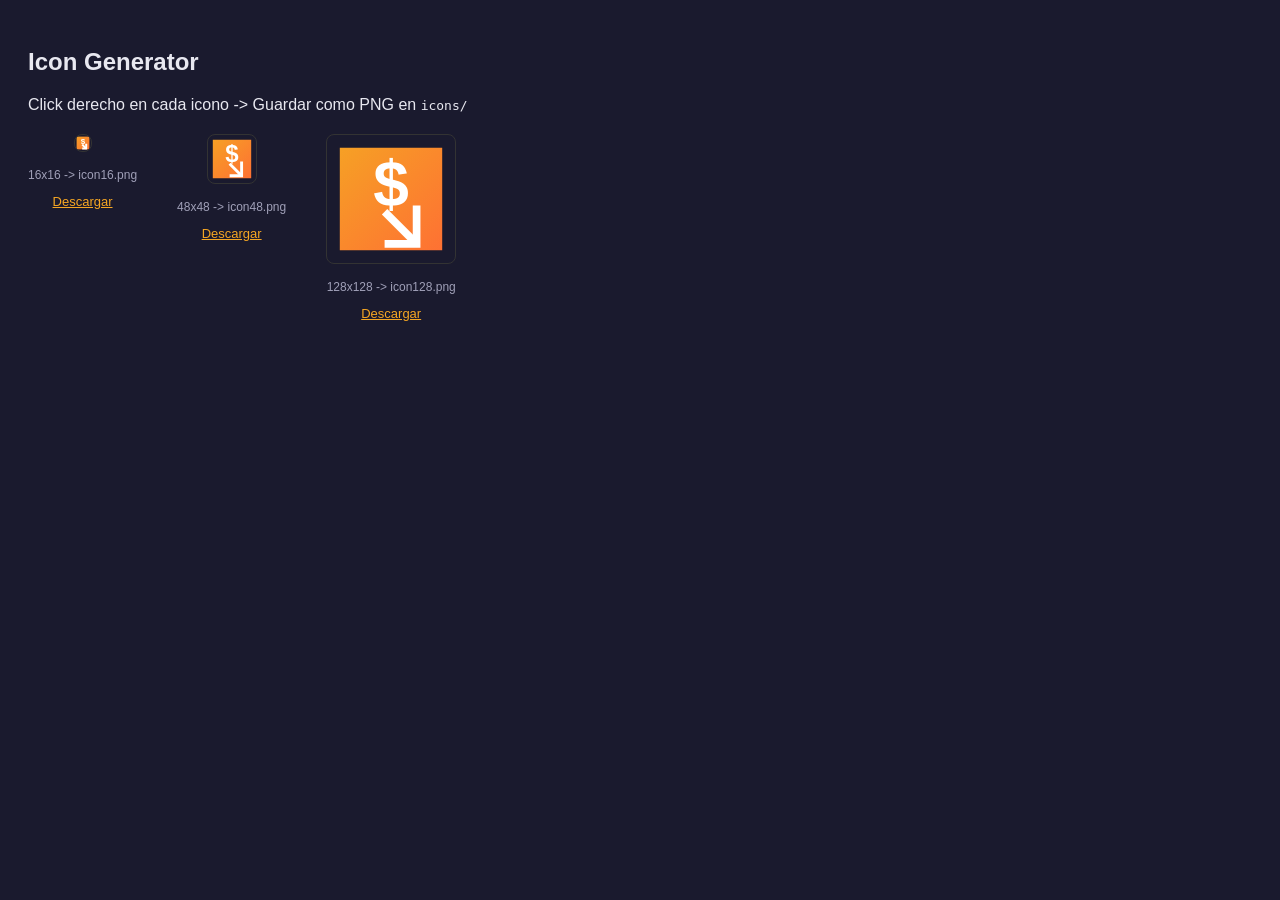
<file: icon-generator.html>
<!DOCTYPE html><html><head><title>Icon Generator</title></head><body style="background:#1a1a2e;color:#e8e8f0;font-family:sans-serif;padding:20px"><h2>Icon Generator</h2><p>Click derecho en cada icono -> Guardar como PNG en <code>icons/</code></p><div id="icons" style="display:flex;gap:40px;margin-top:20px"></div><script>function generateIcon(size){const c=document.createElement("canvas");c.width=size;c.height=size;c.style.border="1px solid #333";c.style.borderRadius="8px";const ctx=c.getContext("2d");const g=ctx.createLinearGradient(0,0,size,size);g.addColorStop(0,"#f5a623");g.addColorStop(1,"#ff6b35");ctx.fillStyle=g;ctx.beginPath();ctx.rect(size*0.1,size*0.1,size*0.8,size*0.8);ctx.fill();ctx.fillStyle="#fff";ctx.font="bold "+(size*0.5)+"px Arial";ctx.textAlign="center";ctx.textBaseline="middle";ctx.fillText("$",size*0.5,size*0.42);ctx.strokeStyle="#fff";ctx.lineWidth=Math.max(size*0.06,2);ctx.beginPath();ctx.moveTo(size*0.45,size*0.6);ctx.lineTo(size*0.7,size*0.85);ctx.stroke();ctx.beginPath();ctx.moveTo(size*0.7,size*0.55);ctx.lineTo(size*0.7,size*0.85);ctx.lineTo(size*0.45,size*0.85);ctx.stroke();return c}const container=document.getElementById("icons");[16,48,128].forEach(size=>{const div=document.createElement("div");div.style.textAlign="center";const canvas=generateIcon(size);div.appendChild(canvas);const label=document.createElement("p");label.textContent=size+"x"+size+" -> icon"+size+".png";label.style.fontSize="12px";label.style.color="#a0a0b8";div.appendChild(label);const link=document.createElement("a");link.href=canvas.toDataURL("image/png");link.download="icon"+size+".png";link.textContent="Descargar";link.style.display="block";link.style.color="#f5a623";link.style.fontSize="13px";link.style.marginTop="8px";div.appendChild(link);container.appendChild(div)})</script></body></html>
</file>
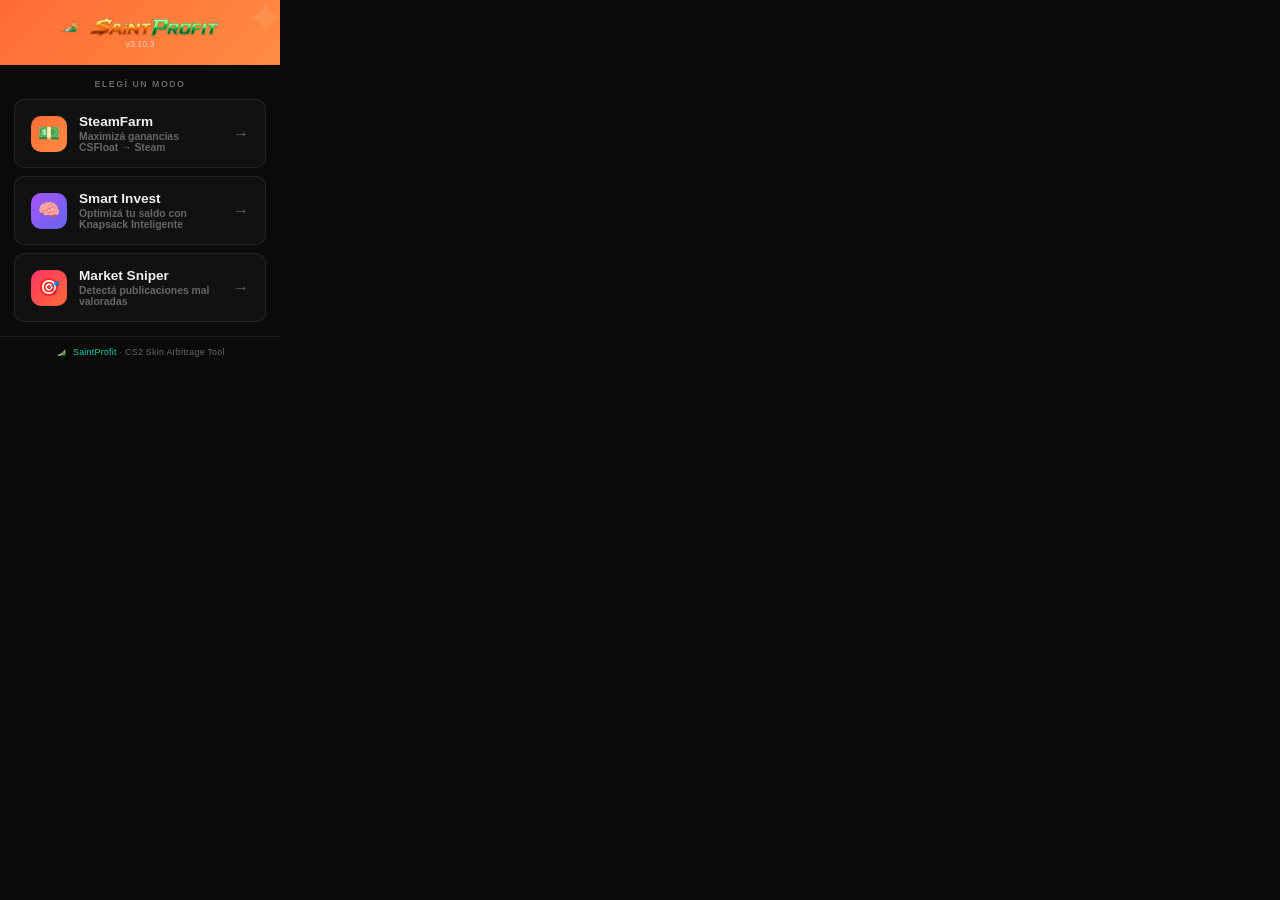
<file: popup.html>
<!DOCTYPE html>
<html lang="es">
<head>
  <meta charset="UTF-8">
  <meta name="viewport" content="width=device-width, initial-scale=1.0">
  <title>SaintProfit</title>
  <style>
    * { margin: 0; padding: 0; box-sizing: border-box; }

    :root {
      --bg-primary: #0a0a0a;
      --bg-card: rgba(255,255,255,0.03);
      --bg-card-hover: rgba(255,255,255,0.06);
      --border: rgba(255,255,255,0.08);
      --border-hover: rgba(255,255,255,0.15);
      --accent-1: #ff6b35;
      --accent-2: #ff8c42;
      --accent-3: #00d4aa;
      --text-primary: #f0f0f0;
      --text-secondary: #999;
      --text-muted: #666;
      --profit-green: #00d4aa;
      --glow-orange: rgba(255,107,53,0.3);
      --glow-aqua: rgba(0,212,170,0.3);
      --transition: 0.25s cubic-bezier(0.4, 0, 0.2, 1);
      --radius: 12px;
      --radius-sm: 8px;
    }

    @import url('https://fonts.googleapis.com/css2?family=Space+Grotesk:wght@300..700&display=swap');

    body {
      width: 280px;
      font-family: 'Space Grotesk', sans-serif;
      background: var(--bg-primary);
      color: var(--text-primary);
      overflow-x: hidden;
    }

    /* ===== HEADER ===== */
    .header {
      background: linear-gradient(135deg, var(--accent-1), var(--accent-2));
      padding: 16px 18px;
      text-align: center;
      position: relative;
      overflow: hidden;
    }

    .header::before {
      content: '✦';
      position: absolute;
      top: -10px;
      right: -5px;
      font-size: 3rem;
      opacity: 0.08;
      color: #fff;
    }

    .header h1 {
      position: relative;
      z-index: 1;
      display: flex;
      align-items: center;
      justify-content: center;
      gap: 8px;
    }

    .header-lettering-small {
      height: 22px;
      width: auto;
      display: block;
    }

    .popup-logo {
      width: 20px;
      height: 20px;
      border-radius: 5px;
      vertical-align: middle;
    }

    .popup-footer-logo {
      width: 12px;
      height: 12px;
      vertical-align: middle;
      margin-right: 3px;
      border-radius: 3px;
    }

    .header .ver {
      font-size: 0.55rem;
      opacity: 0.7;
      font-weight: 500;
      position: relative;
      z-index: 1;
      display: block;
      margin-top: 1px;
    }

    /* ===== CONTENT ===== */
    .content { padding: 14px; }

    .section-label {
      font-size: 0.55rem;
      color: var(--text-muted);
      text-transform: uppercase;
      letter-spacing: 1.5px;
      font-weight: 700;
      margin-bottom: 10px;
      text-align: center;
    }

    .mode-btn {
      width: 100%;
      padding: 14px 16px;
      border: 1px solid var(--border);
      border-radius: 10px;
      background: var(--bg-card);
      color: var(--text-primary);
      font-size: 0.85rem;
      font-weight: 600;
      cursor: pointer;
      transition: all var(--transition);
      display: flex;
      align-items: center;
      gap: 12px;
      text-align: left;
      margin-bottom: 8px;
    }

    .mode-btn:last-child { margin-bottom: 0; }

    .mode-btn:hover {
      border-color: var(--border-hover);
      background: var(--bg-card-hover);
      transform: translateY(-1px);
    }

    .mode-btn .icon {
      width: 36px;
      height: 36px;
      border-radius: 10px;
      display: flex;
      align-items: center;
      justify-content: center;
      font-size: 1.1rem;
      flex-shrink: 0;
    }

    .mode-btn .icon.profit {
      background: linear-gradient(135deg, var(--accent-1), var(--accent-2));
    }

    .mode-btn .icon.invest {
      background: linear-gradient(135deg, #a855f7, #6366f1);
    }

    .mode-btn .info {
      flex: 1;
      min-width: 0;
    }

    .mode-btn .info .title {
      font-size: 0.85rem;
      font-weight: 700;
      display: block;
    }

    .mode-btn .info .desc {
      font-size: 0.65rem;
      color: var(--text-muted);
      display: block;
      margin-top: 2px;
    }

    .mode-btn .arrow {
      font-size: 1rem;
      color: var(--text-muted);
      transition: transform var(--transition);
    }

    .mode-btn:hover .arrow {
      transform: translateX(3px);
      color: var(--accent-1);
    }

    /* ===== FOOTER ===== */
    .footer {
      padding: 10px 14px;
      text-align: center;
      font-size: 0.55rem;
      color: var(--text-muted);
      border-top: 1px solid var(--border);
      letter-spacing: 0.3px;
    }

    .footer .sp-highlight {
      color: var(--accent-3);
    }
  </style>
</head>
<body>
  <div class="header">
    <h1><img src="icons/icon16.png" class="popup-logo" alt=""> <img src="icons/lettering-small.png" class="header-lettering-small" alt="SaintProfit"></h1>
    <span class="ver" id="versionTag">v3.10.3</span>
  </div>

  <div class="content">
    <div class="section-label">Elegí un modo</div>

    <button class="mode-btn" id="btnProfit">
      <span class="icon profit">💵</span>
      <span class="info">
        <span class="title">SteamFarm</span>
        <span class="desc">Maximizá ganancias CSFloat → Steam</span>
      </span>
      <span class="arrow">→</span>
    </button>

    <button class="mode-btn" id="btnInvest">
      <span class="icon" style="background:linear-gradient(135deg,#a855f7,#6366f1);">🧠</span>
      <span class="info">
        <span class="title">Smart Invest</span>
        <span class="desc">Optimizá tu saldo con Knapsack Inteligente</span>
      </span>
      <span class="arrow">→</span>
    </button>

    <button class="mode-btn" id="btnSniper">
      <span class="icon" style="background:linear-gradient(135deg,#ff3366,#ff6b35);">🎯</span>
      <span class="info">
        <span class="title">Market Sniper</span>
        <span class="desc">Detectá publicaciones mal valoradas</span>
      </span>
      <span class="arrow">→</span>
    </button>
  </div>

  <div class="footer"><img src="icons/icon16.png" class="popup-footer-logo" alt=""> <span class="sp-highlight">SaintProfit</span> · CS2 Skin Arbitrage Tool</div>

  <script src="js/popup.js"></script>
</body>
</html>
</file>
<file: docs/css/styles.css>
/* ============================================================
   SaintProfit — Sitio de documentación (GitHub Pages)
   Paleta: naranja #ff6b35 · aqua #00d4aa · violeta #a855f7
           rojo #ff3366 · negro #0a0a0a · gris · blanco
   ============================================================ */

:root {
  --bg: #0a0a0a;
  --bg-2: #0e0e0e;
  --bg-3: #131313;
  --card: rgba(255,255,255,0.03);
  --card-hover: rgba(255,255,255,0.06);
  --border: rgba(255,255,255,0.08);
  --border-hover: rgba(255,255,255,0.16);
  --text: #f0f0f0;
  --text-2: #999;
  --text-3: #666;
  --orange: #ff6b35;
  --orange-2: #ff8c42;
  --aqua: #00d4aa;
  --violet: #a855f7;
  --red: #ff3366;
  --gold: #ffd700;
  --glow-orange: rgba(255,107,53,0.28);
  --glow-aqua: rgba(0,212,170,0.22);
  --radius: 14px;
  --transition: 0.25s cubic-bezier(0.4, 0, 0.2, 1);
}

* { margin: 0; padding: 0; box-sizing: border-box; }

html { scroll-behavior: smooth; }

body {
  font-family: 'Space Grotesk', -apple-system, BlinkMacSystemFont, sans-serif;
  background: var(--bg);
  color: var(--text);
  line-height: 1.6;
  -webkit-font-smoothing: antialiased;
  overflow-x: hidden;
}

::selection { background: rgba(255,107,53,0.35); }

::-webkit-scrollbar { width: 8px; }
::-webkit-scrollbar-track { background: transparent; }
::-webkit-scrollbar-thumb { background: rgba(255,255,255,0.12); border-radius: 4px; }
::-webkit-scrollbar-thumb:hover { background: rgba(255,107,53,0.4); }

a { color: var(--orange); text-decoration: none; transition: color var(--transition); }
a:hover { color: var(--orange-2); }

code {
  background: rgba(255,255,255,0.07);
  border: 1px solid var(--border);
  border-radius: 5px;
  padding: 1px 7px;
  font-size: 0.85em;
  color: var(--aqua);
}

/* ===================== NAV ===================== */
.site-nav {
  position: fixed;
  top: 0; left: 0; right: 0;
  z-index: 100;
  background: rgba(10,10,10,0.82);
  backdrop-filter: blur(14px);
  border-bottom: 1px solid var(--border);
}
.site-nav.scrolled { background: rgba(10,10,10,0.95); }
.nav-inner {
  max-width: 1100px;
  margin: 0 auto;
  padding: 12px 24px;
  display: flex;
  align-items: center;
  justify-content: space-between;
  gap: 16px;
}
.nav-brand { display: flex; align-items: center; gap: 10px; font-weight: 700; font-size: 1.05rem; color: var(--text); }
.nav-logo { width: 28px; height: 28px; border-radius: 7px; }
.nav-links { display: flex; align-items: center; gap: 22px; }
.nav-links a { color: var(--text-2); font-size: 0.92rem; font-weight: 500; }
.nav-links a:hover { color: var(--orange); }
.nav-links .nav-cta {
  background: linear-gradient(135deg, var(--orange), var(--orange-2));
  color: #fff;
  padding: 7px 18px;
  border-radius: 24px;
  font-weight: 700;
  box-shadow: 0 4px 16px var(--glow-orange);
}
.nav-links .nav-cta:hover { color: #fff; transform: translateY(-1px); box-shadow: 0 6px 22px var(--glow-orange); }
.nav-toggle { display: none; background: none; border: 1px solid var(--border); color: var(--text); font-size: 1.2rem; border-radius: 8px; padding: 6px 12px; cursor: pointer; }
.nav-links.open { display: flex; }

/* ===================== HERO ===================== */
.hero {
  position: relative;
  min-height: 100vh;
  display: flex;
  align-items: center;
  justify-content: center;
  text-align: center;
  padding: 120px 24px 60px;
  overflow: hidden;
}
.hero-glow {
  position: absolute;
  top: -20%;
  left: 50%;
  transform: translateX(-50%);
  width: 900px;
  height: 600px;
  background:
    radial-gradient(ellipse 50% 60% at 30% 40%, var(--glow-orange), transparent 60%),
    radial-gradient(ellipse 40% 50% at 70% 60%, var(--glow-aqua), transparent 60%);
  filter: blur(40px);
  pointer-events: none;
  z-index: 0;
  animation: heroFloat 8s ease-in-out infinite;
}
@keyframes heroFloat {
  0%, 100% { transform: translateX(-50%) translateY(0); opacity: 0.9; }
  50% { transform: translateX(-50%) translateY(-18px); opacity: 1; }
}
.hero-inner { position: relative; z-index: 1; max-width: 760px; }
.hero-badge {
  display: inline-block;
  background: rgba(255,107,53,0.1);
  border: 1px solid rgba(255,107,53,0.25);
  color: var(--orange-2);
  font-size: 0.78rem;
  font-weight: 600;
  padding: 6px 16px;
  border-radius: 24px;
  margin-bottom: 26px;
  letter-spacing: 0.4px;
}
.hero-logo {
  width: 120px;
  height: 120px;
  border-radius: 24px;
  margin-bottom: 20px;
  filter: drop-shadow(0 8px 34px var(--glow-orange));
  animation: logoIn 0.7s cubic-bezier(0.4, 0, 0.2, 1);
}
.hero-lettering {
  display: block;
  width: min(430px, 80vw);
  margin: 0 auto 18px;
  filter: drop-shadow(0 4px 22px rgba(255,107,53,0.25));
}
@keyframes logoIn {
  from { opacity: 0; transform: scale(0.85) translateY(14px); }
  to { opacity: 1; transform: scale(1) translateY(0); }
}
.hero-tagline { font-size: 1.25rem; color: var(--text-2); margin-bottom: 34px; font-weight: 400; }
.hero-tagline strong { color: var(--text); }
.t-cs { color: var(--orange); font-weight: 700; }
.t-steam { color: var(--aqua); font-weight: 700; }
.hero-actions { display: flex; gap: 14px; justify-content: center; flex-wrap: wrap; margin-bottom: 52px; }
.hero-stats { display: flex; gap: 12px; justify-content: center; flex-wrap: wrap; }
.hero-stat {
  background: var(--card);
  border: 1px solid var(--border);
  border-radius: 12px;
  padding: 14px 26px;
  min-width: 130px;
  transition: all var(--transition);
}
.hero-stat:hover { border-color: var(--border-hover); transform: translateY(-3px); }
.hero-stat strong { display: block; font-size: 1.6rem; background: linear-gradient(135deg, var(--orange), var(--aqua)); -webkit-background-clip: text; background-clip: text; -webkit-text-fill-color: transparent; }
.hero-stat span { font-size: 0.75rem; color: var(--text-3); text-transform: uppercase; letter-spacing: 1px; font-weight: 600; }

/* ===================== BOTONES ===================== */
.btn {
  display: inline-block;
  padding: 13px 30px;
  border-radius: 28px;
  font-size: 0.95rem;
  font-weight: 700;
  transition: all var(--transition);
  cursor: pointer;
  border: 1px solid transparent;
}
.btn-primary {
  background: linear-gradient(135deg, var(--orange), var(--orange-2));
  color: #fff;
  box-shadow: 0 6px 24px var(--glow-orange);
}
.btn-primary:hover { color: #fff; transform: translateY(-2px); box-shadow: 0 10px 32px var(--glow-orange); }
.btn-ghost {
  background: transparent;
  color: var(--text-2);
  border-color: var(--border);
}
.btn-ghost:hover { color: var(--text); border-color: var(--border-hover); transform: translateY(-2px); }
.btn-small { padding: 9px 20px; font-size: 0.82rem; margin-top: 10px; }

/* ===================== SECCIONES ===================== */
.section { padding: 96px 24px; }
.section-dark { background: var(--bg-2); border-top: 1px solid var(--border); border-bottom: 1px solid var(--border); }
.container { max-width: 1080px; margin: 0 auto; }
.section-title {
  font-size: 2rem;
  font-weight: 700;
  text-align: center;
  margin-bottom: 12px;
}
.section-title::after {
  content: '';
  display: block;
  width: 70px;
  height: 3px;
  margin: 16px auto 0;
  background: linear-gradient(90deg, var(--orange), var(--aqua));
  border-radius: 3px;
}
.section-sub { text-align: center; color: var(--text-2); max-width: 620px; margin: 0 auto 54px; font-size: 1.02rem; }
.section-sub strong { color: var(--text); }

/* ===================== QUÉ ES ===================== */
.how-grid { display: grid; grid-template-columns: repeat(3, 1fr); gap: 18px; }
.how-card {
  background: var(--card);
  border: 1px solid var(--border);
  border-radius: var(--radius);
  padding: 30px 24px;
  text-align: center;
  transition: all var(--transition);
}
.how-card:hover { border-color: var(--border-hover); background: var(--card-hover); transform: translateY(-4px); }
.how-icon { font-size: 2rem; display: block; margin-bottom: 14px; }
.how-card h3 { margin-bottom: 8px; font-size: 1.05rem; }
.how-card p { color: var(--text-2); font-size: 0.9rem; }

/* ===================== MODOS ===================== */
.mode-block {
  display: grid;
  grid-template-columns: 1fr 1fr;
  gap: 44px;
  align-items: center;
  margin-bottom: 74px;
}
.mode-block:last-child { margin-bottom: 0; }
.mode-block-reverse .mode-text { order: 2; }
.mode-block-reverse .screenshot { order: 1; }
.mode-chip {
  display: inline-block;
  padding: 5px 16px;
  border-radius: 20px;
  font-size: 0.8rem;
  font-weight: 700;
  margin-bottom: 14px;
}
.chip-orange { background: rgba(255,107,53,0.12); color: var(--orange); border: 1px solid rgba(255,107,53,0.3); }
.chip-violet { background: rgba(168,85,247,0.12); color: var(--violet); border: 1px solid rgba(168,85,247,0.3); }
.chip-red { background: rgba(255,51,102,0.12); color: var(--red); border: 1px solid rgba(255,51,102,0.3); }
.mode-text h3 { font-size: 1.5rem; margin-bottom: 12px; }
.mode-text p { color: var(--text-2); margin-bottom: 18px; font-size: 0.96rem; }
.mode-points { list-style: none; display: flex; flex-direction: column; gap: 9px; }
.mode-points li { font-size: 0.9rem; color: var(--text); padding-left: 4px; }

/* ===================== CHANGELOG ===================== */
.changelog-list {
  display: flex;
  flex-direction: column;
  gap: 14px;
  max-width: 860px;
  margin: 0 auto;
}
.changelog-item {
  display: flex;
  gap: 16px;
  background: var(--bg-2);
  border: 1px solid var(--border);
  border-radius: var(--radius);
  padding: 16px 18px;
  transition: all var(--transition);
}
.changelog-item:hover { border-color: var(--border-hover); transform: translateY(-2px); }
.changelog-item.current { border-color: rgba(255,140,66,0.4); box-shadow: 0 0 24px var(--glow-orange); }
.changelog-ver {
  flex-shrink: 0;
  font-weight: 700;
  font-size: 0.85rem;
  color: var(--orange);
  background: rgba(255,107,53,0.1);
  border: 1px solid rgba(255,107,53,0.3);
  border-radius: 8px;
  padding: 6px 10px;
  height: fit-content;
}
.changelog-item.current .changelog-ver { background: rgba(255,107,53,0.2); }
.changelog-body h3 { margin: 0 0 8px; font-size: 1rem; color: var(--text-1); }
.changelog-body ul { margin: 0; padding-left: 18px; color: var(--text-2); font-size: 0.85rem; line-height: 1.6; }
.changelog-body li { margin-bottom: 4px; }
.changelog-body strong { color: var(--orange); }

/* ===================== CAPTURAS REALES (tema Amber) ===================== */
.screenshot {
  position: relative;
  border: 1px solid var(--border-hover);
  border-radius: var(--radius);
  overflow: hidden;
  box-shadow: 0 20px 60px rgba(0,0,0,0.5), 0 0 40px var(--glow-orange);
  background: #0c0a08;
}
.screenshot img {
  display: block;
  width: 100%;
  height: auto;
  border-radius: var(--radius) var(--radius) 0 0;
}
.screenshot .shot-caption {
  display: block;
  padding: 10px 14px;
  font-size: 0.78rem;
  font-weight: 700;
  color: var(--orange);
  background: rgba(0,0,0,0.55);
  border-top: 1px solid rgba(255,140,66,0.2);
  letter-spacing: 0.4px;
}


/* ===================== INSTALACIÓN ===================== */
.steps { display: grid; grid-template-columns: repeat(4, 1fr); gap: 18px; }
.step {
  background: var(--card);
  border: 1px solid var(--border);
  border-radius: var(--radius);
  padding: 26px 22px;
  position: relative;
  transition: all var(--transition);
}
.step:hover { border-color: var(--border-hover); transform: translateY(-4px); }
.step-num {
  width: 40px; height: 40px;
  border-radius: 50%;
  background: linear-gradient(135deg, var(--orange), var(--aqua));
  color: #fff;
  font-weight: 700;
  font-size: 1.1rem;
  display: flex;
  align-items: center;
  justify-content: center;
  margin-bottom: 16px;
  box-shadow: 0 4px 16px var(--glow-orange);
}
.step h3 { font-size: 1rem; margin-bottom: 8px; }
.step p { color: var(--text-2); font-size: 0.85rem; }
.note {
  margin-top: 26px;
  background: rgba(0,212,170,0.05);
  border: 1px solid rgba(0,212,170,0.15);
  border-radius: 10px;
  padding: 14px 20px;
  color: var(--text-2);
  font-size: 0.88rem;
  text-align: center;
}
.note strong { color: var(--aqua); }

/* ===================== GUÍA ===================== */
.guide-grid { display: grid; grid-template-columns: 1fr 1fr; gap: 18px; }
.guide-card {
  background: var(--card);
  border: 1px solid var(--border);
  border-radius: var(--radius);
  padding: 26px 24px;
  transition: all var(--transition);
}
.guide-card:hover { border-color: var(--border-hover); background: var(--card-hover); }
.guide-card-wide { grid-column: 1 / -1; }
.guide-card h3 { margin-bottom: 14px; font-size: 1.08rem; }
.guide-card ol { padding-left: 20px; display: flex; flex-direction: column; gap: 9px; }
.guide-card li { color: var(--text-2); font-size: 0.88rem; }
.guide-card li strong { color: var(--text); }
.guide-card li em { color: var(--orange); font-style: normal; font-weight: 600; }
.guide-card ul { list-style: none; display: flex; flex-direction: column; gap: 10px; }
.guide-card ul li { color: var(--text-2); font-size: 0.88rem; }

/* ===================== FAQ ===================== */
.faq-list { max-width: 760px; margin: 0 auto; display: flex; flex-direction: column; gap: 12px; }
.faq-item {
  background: var(--card);
  border: 1px solid var(--border);
  border-radius: 12px;
  overflow: hidden;
  transition: all var(--transition);
}
.faq-item:hover { border-color: var(--border-hover); }
.faq-item summary {
  padding: 16px 20px;
  cursor: pointer;
  font-weight: 600;
  font-size: 0.95rem;
  list-style: none;
  display: flex;
  justify-content: space-between;
  align-items: center;
  color: var(--text);
}
.faq-item summary::-webkit-details-marker { display: none; }
.faq-item summary::after { content: '+'; font-size: 1.3rem; color: var(--orange); transition: transform var(--transition); }
.faq-item[open] summary::after { transform: rotate(45deg); }
.faq-item p { padding: 0 20px 16px; color: var(--text-2); font-size: 0.88rem; }

/* ===================== CTA ===================== */
.cta-section { text-align: center; }
.cta-logo { width: 84px; height: 84px; border-radius: 18px; margin-bottom: 18px; filter: drop-shadow(0 6px 26px var(--glow-orange)); }
.cta-section h2 { font-size: 1.9rem; margin-bottom: 10px; }
.cta-section p { color: var(--text-2); margin-bottom: 28px; }

/* ===================== FOOTER ===================== */
.site-footer {
  border-top: 1px solid var(--border);
  padding: 40px 24px;
  background: var(--bg-2);
}
.footer-inner { max-width: 1080px; margin: 0 auto; display: flex; flex-direction: column; align-items: center; gap: 16px; }
.footer-brand { display: flex; align-items: center; gap: 9px; font-weight: 700; }
.footer-logo { width: 22px; height: 22px; border-radius: 5px; }
.footer-ver { color: var(--aqua); font-size: 0.8rem; font-weight: 600; }
.footer-links { display: flex; gap: 20px; flex-wrap: wrap; justify-content: center; }
.footer-links a { color: var(--text-2); font-size: 0.85rem; }
.footer-links a:hover { color: var(--orange); }
.footer-note { color: var(--text-3); font-size: 0.78rem; text-align: center; }

/* ===================== RESPONSIVE ===================== */
@media (max-width: 900px) {
  .how-grid { grid-template-columns: 1fr; }
  .mode-block { grid-template-columns: 1fr; gap: 26px; }
  .mode-block-reverse .mode-text { order: 0; }
  .mode-block-reverse .screenshot { order: 1; }
  .steps { grid-template-columns: 1fr 1fr; }
  .guide-grid { grid-template-columns: 1fr; }
  .guide-card-wide { grid-column: auto; }
}
@media (max-width: 640px) {
  .steps { grid-template-columns: 1fr; }
  .hero { padding-top: 130px; }
  .section { padding: 64px 18px; }
  .nav-toggle { display: block; }
  .nav-links {
    display: none;
    position: absolute;
    top: 100%;
    left: 0; right: 0;
    flex-direction: column;
    background: rgba(10,10,10,0.97);
    border-bottom: 1px solid var(--border);
    padding: 18px 24px;
    gap: 14px;
    align-items: flex-start;
  }
}
</file>
